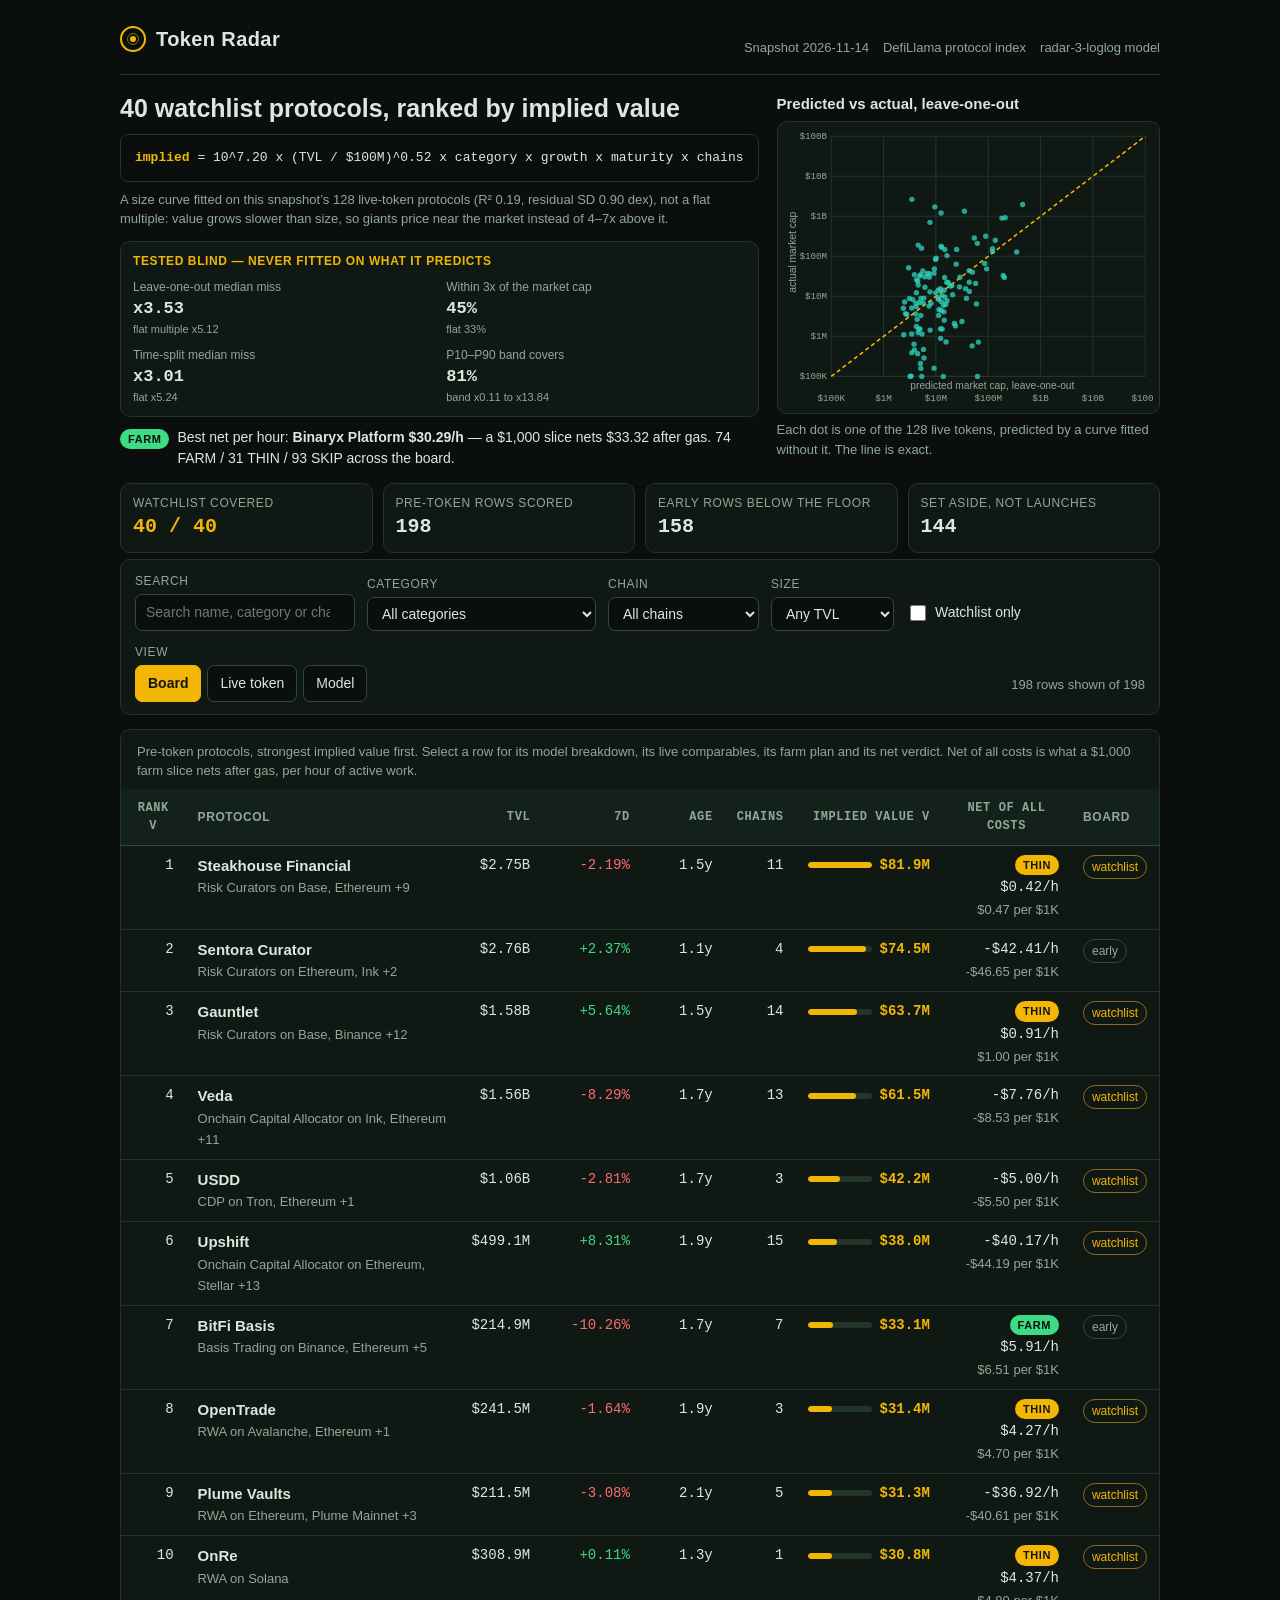
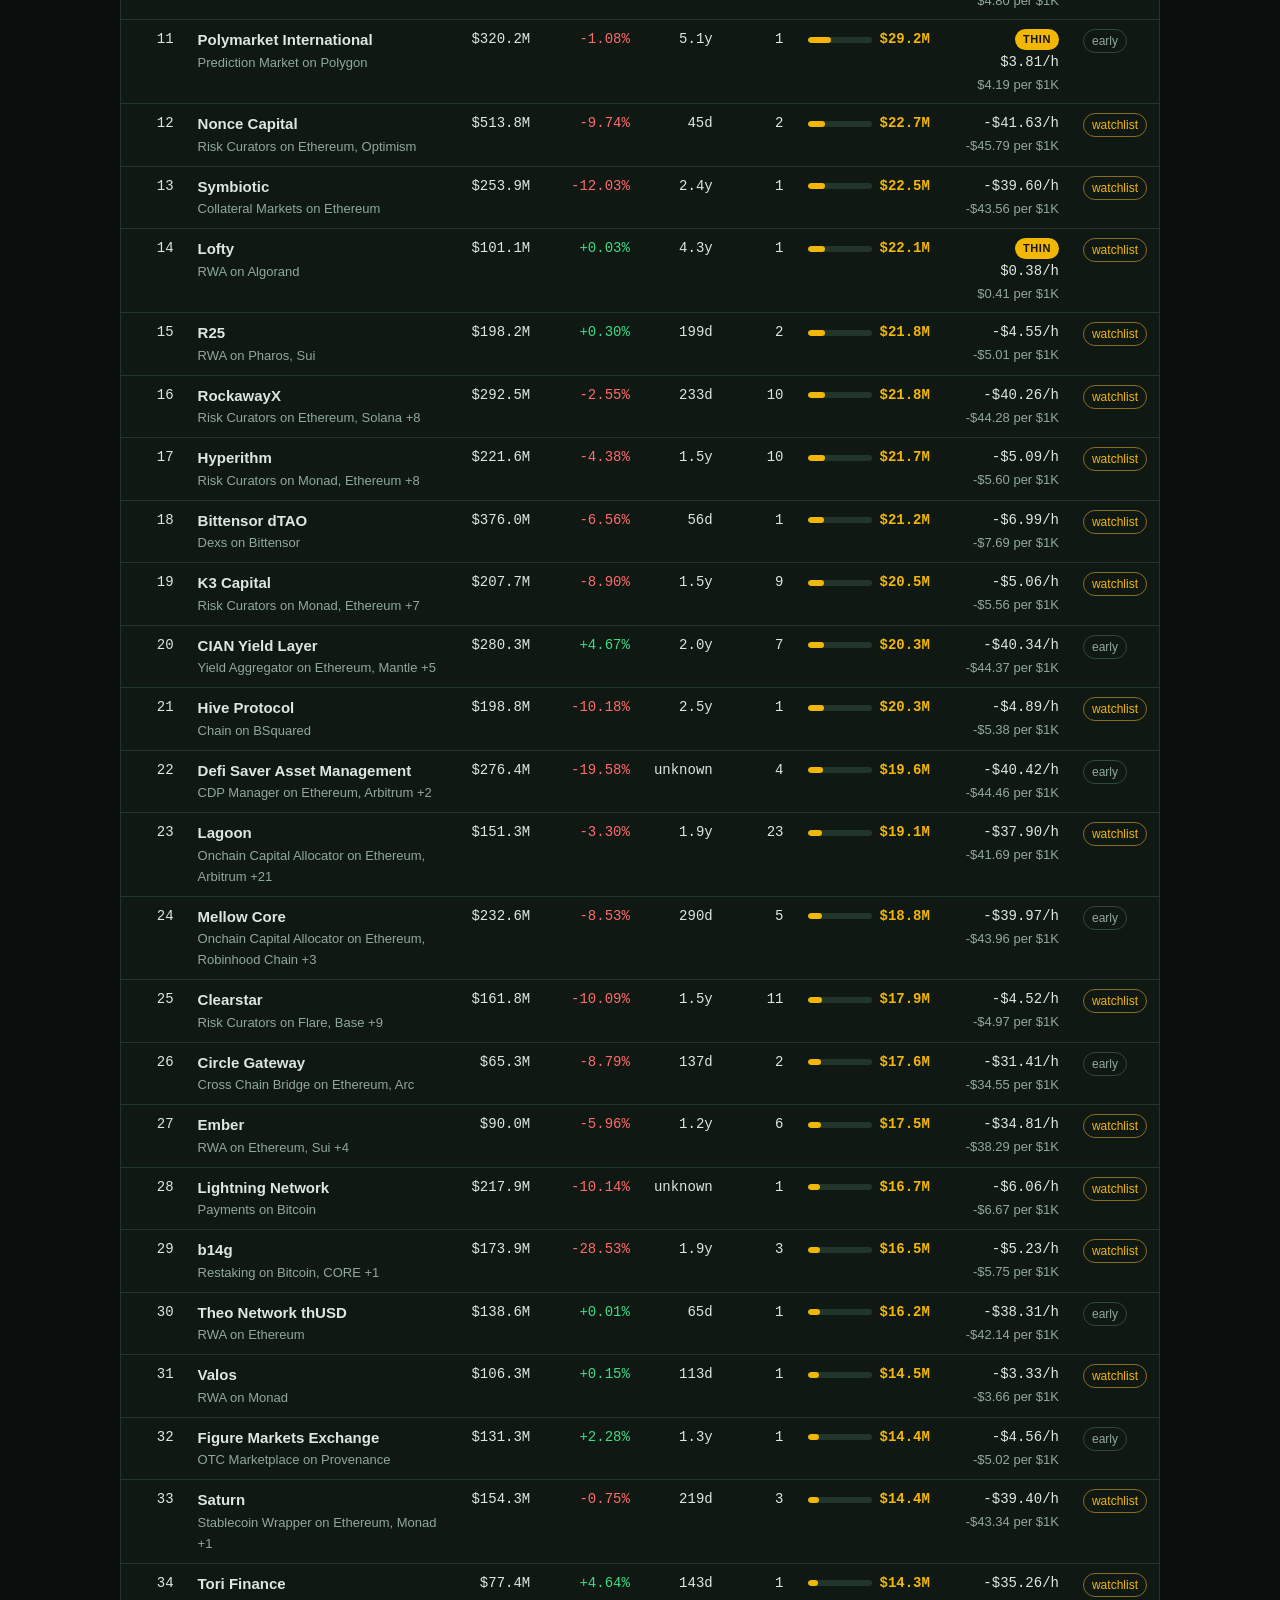
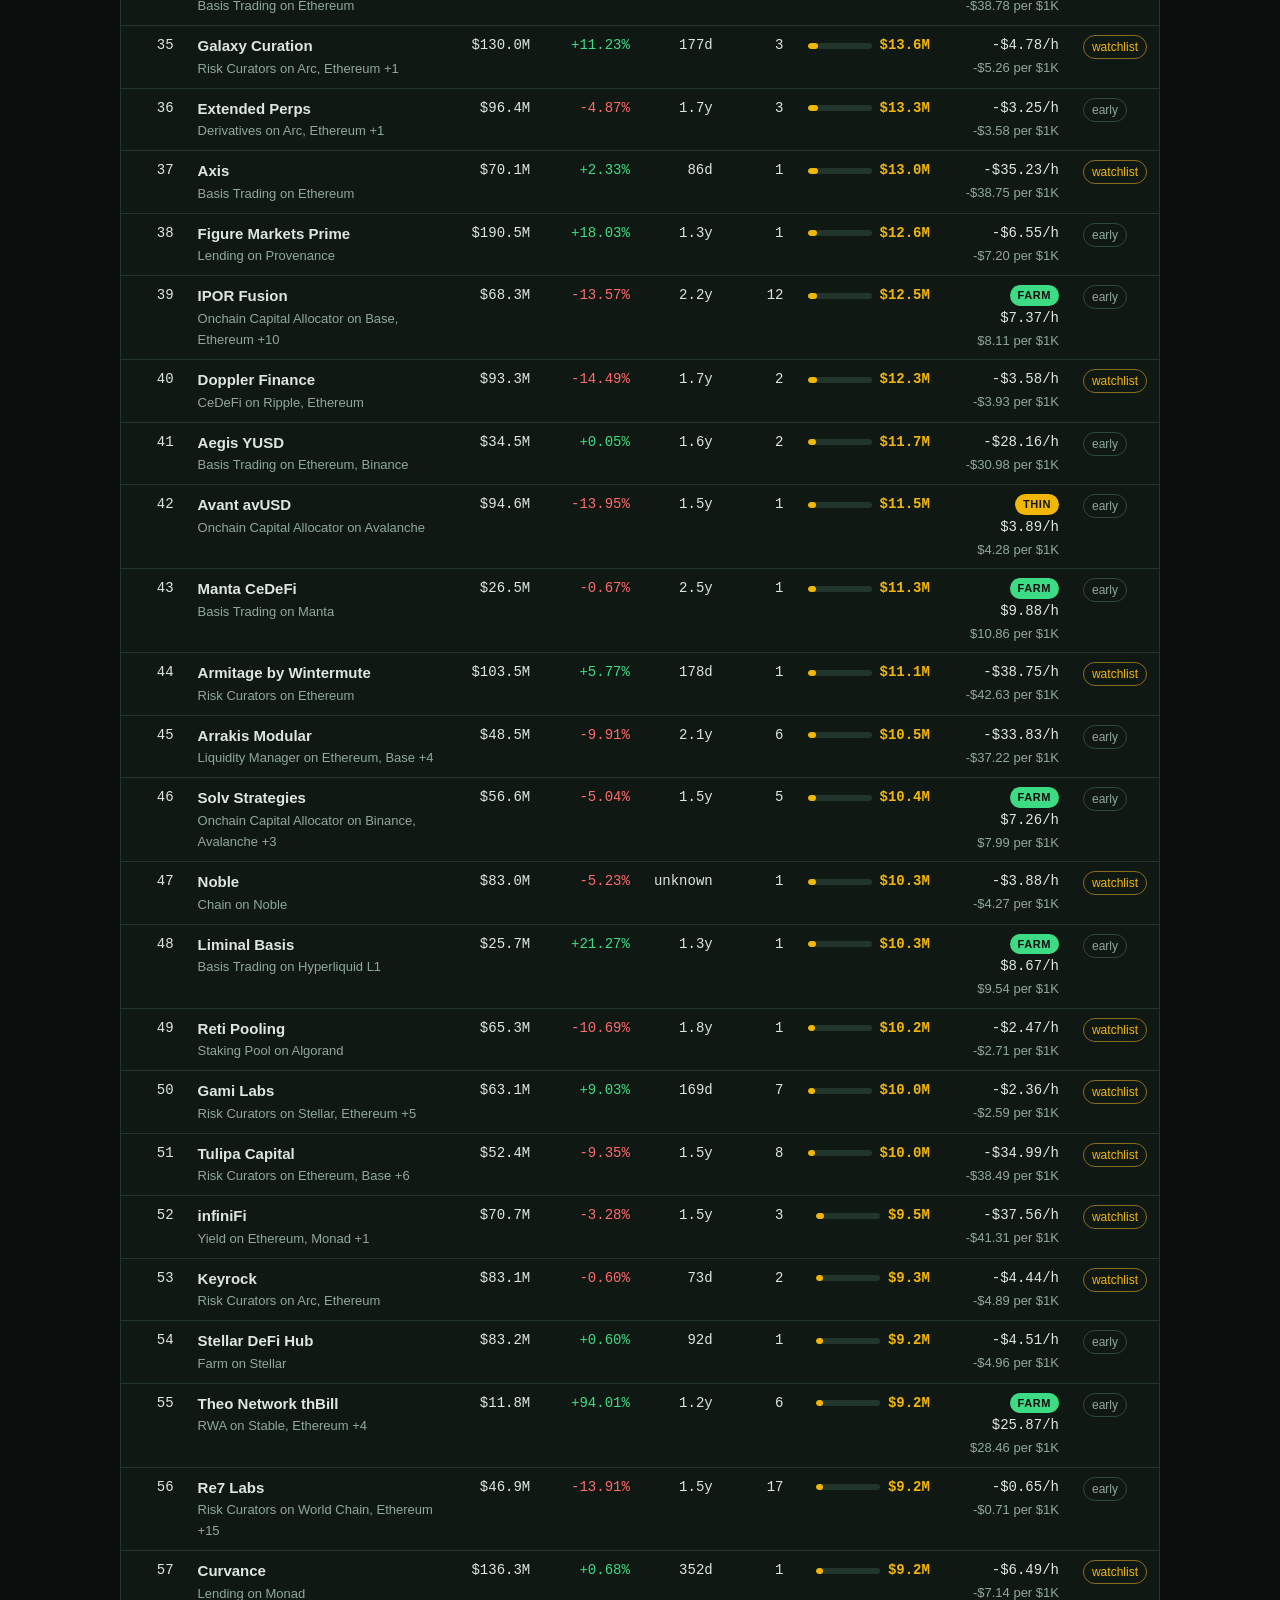
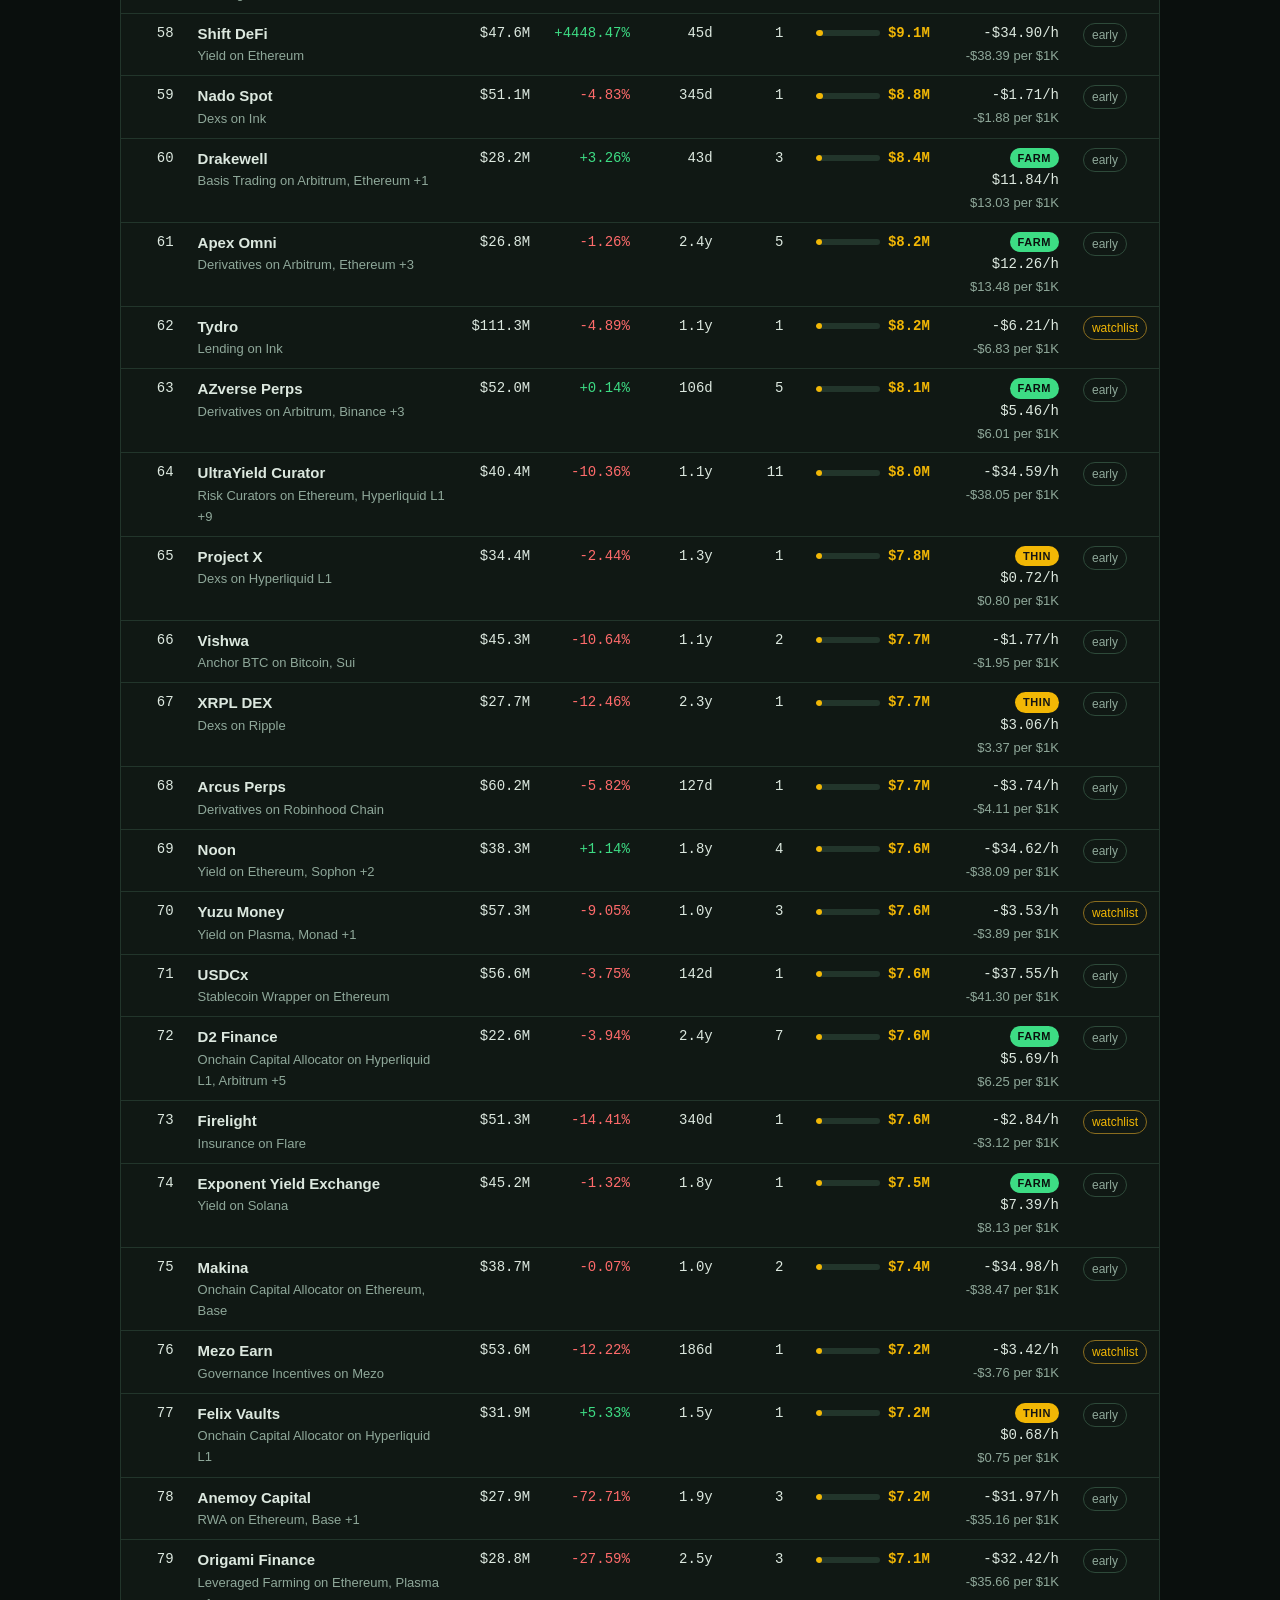
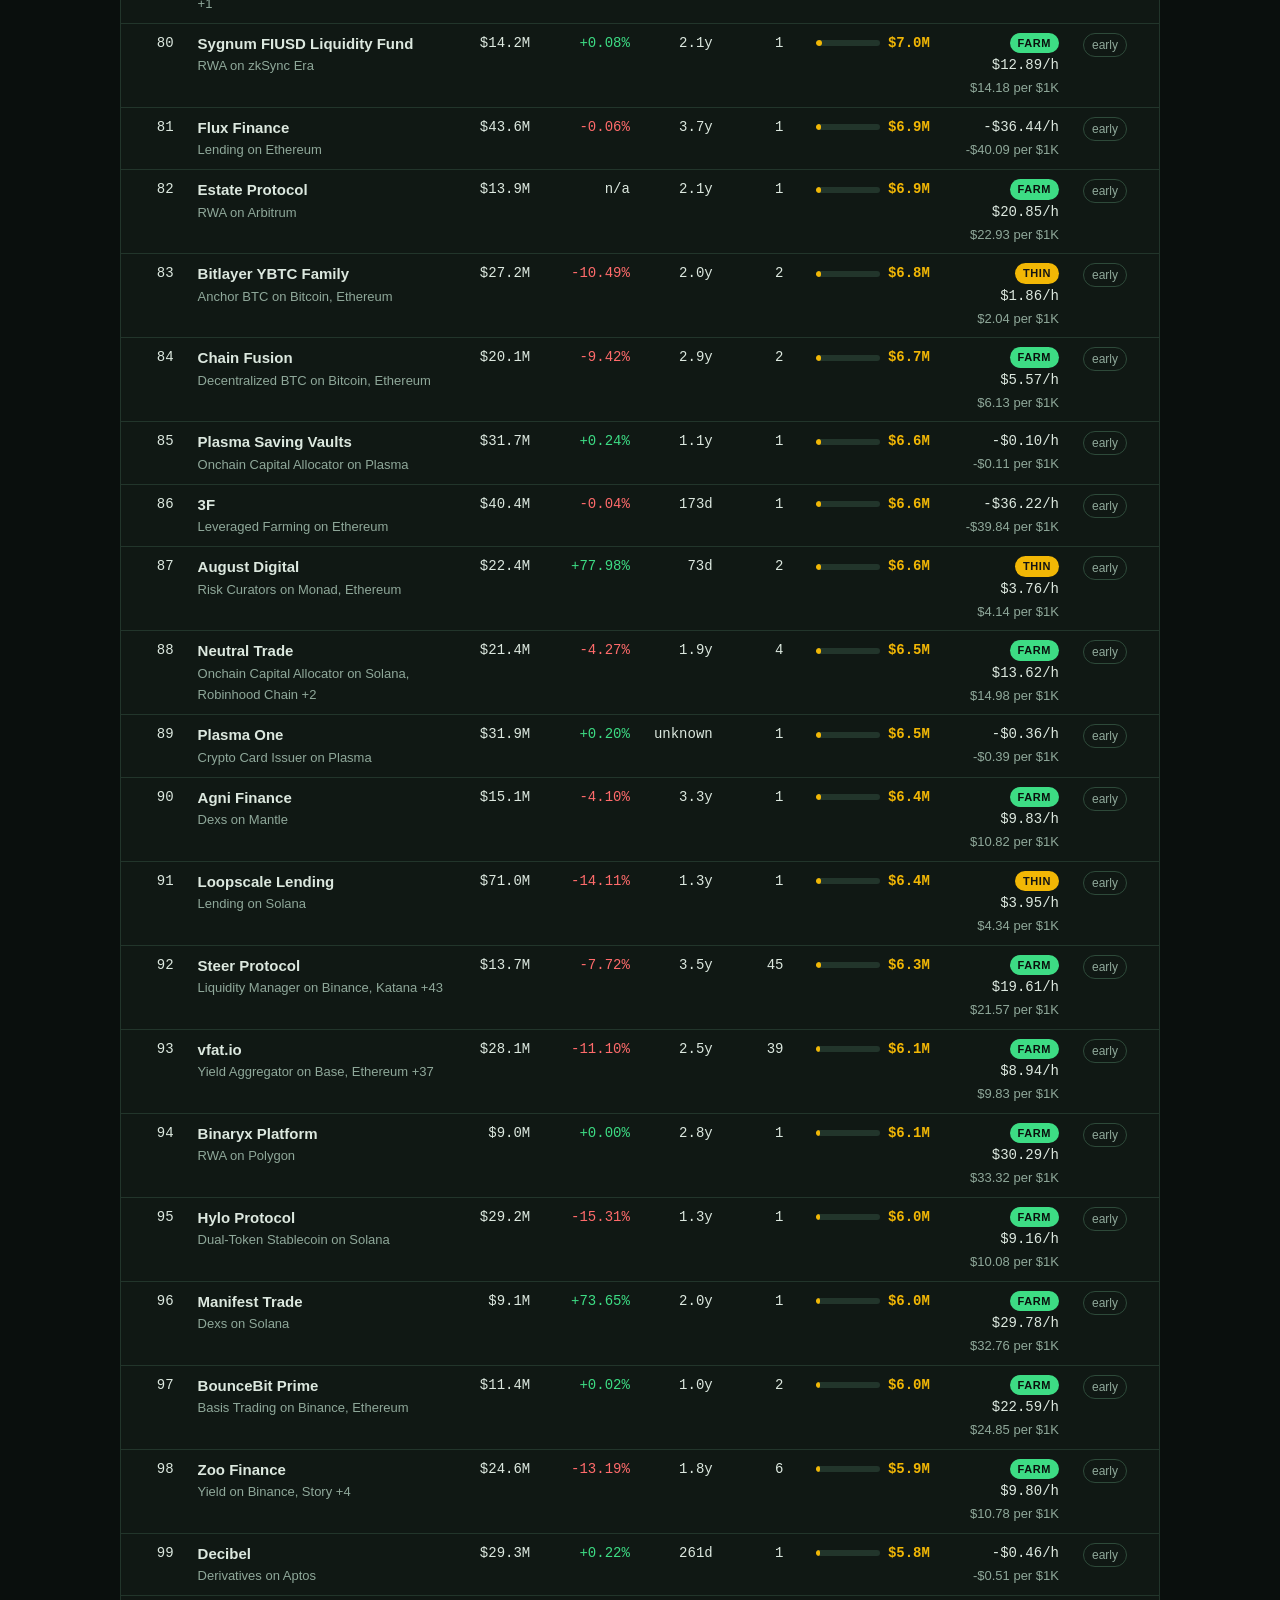
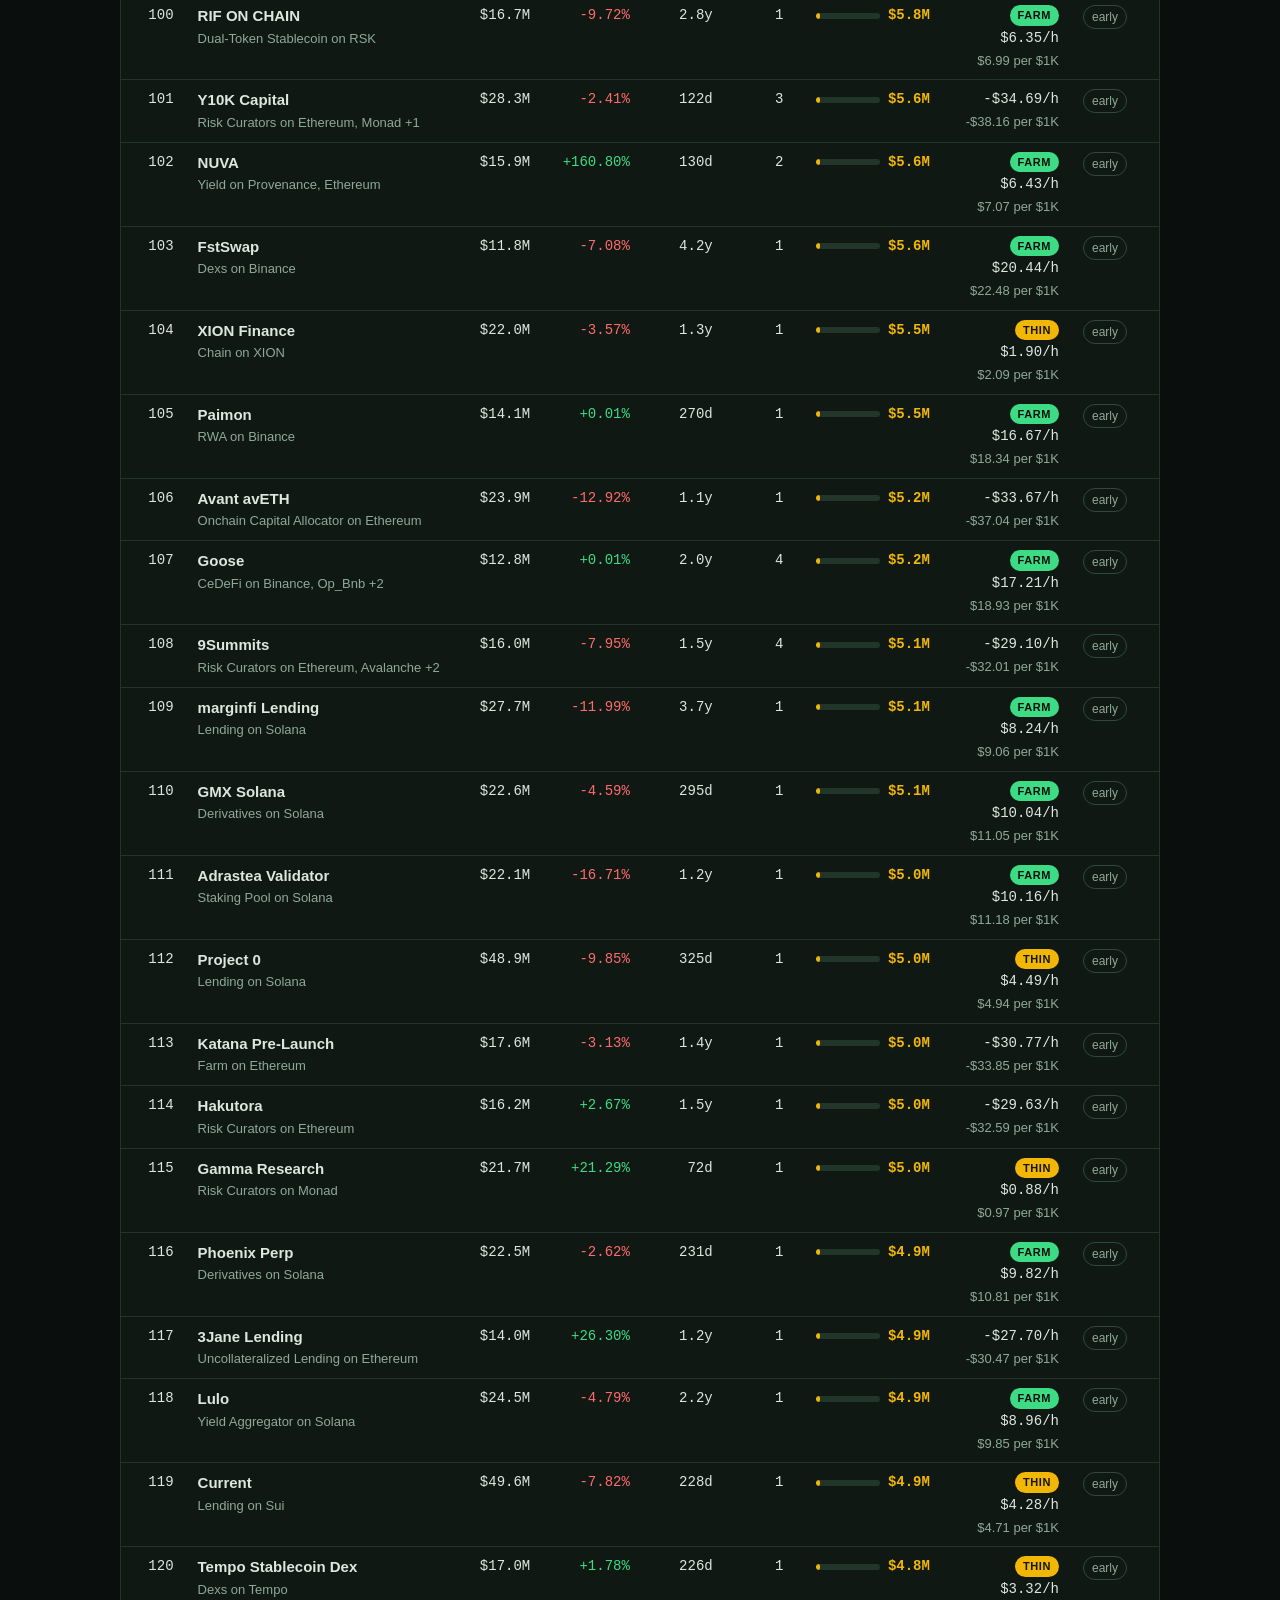
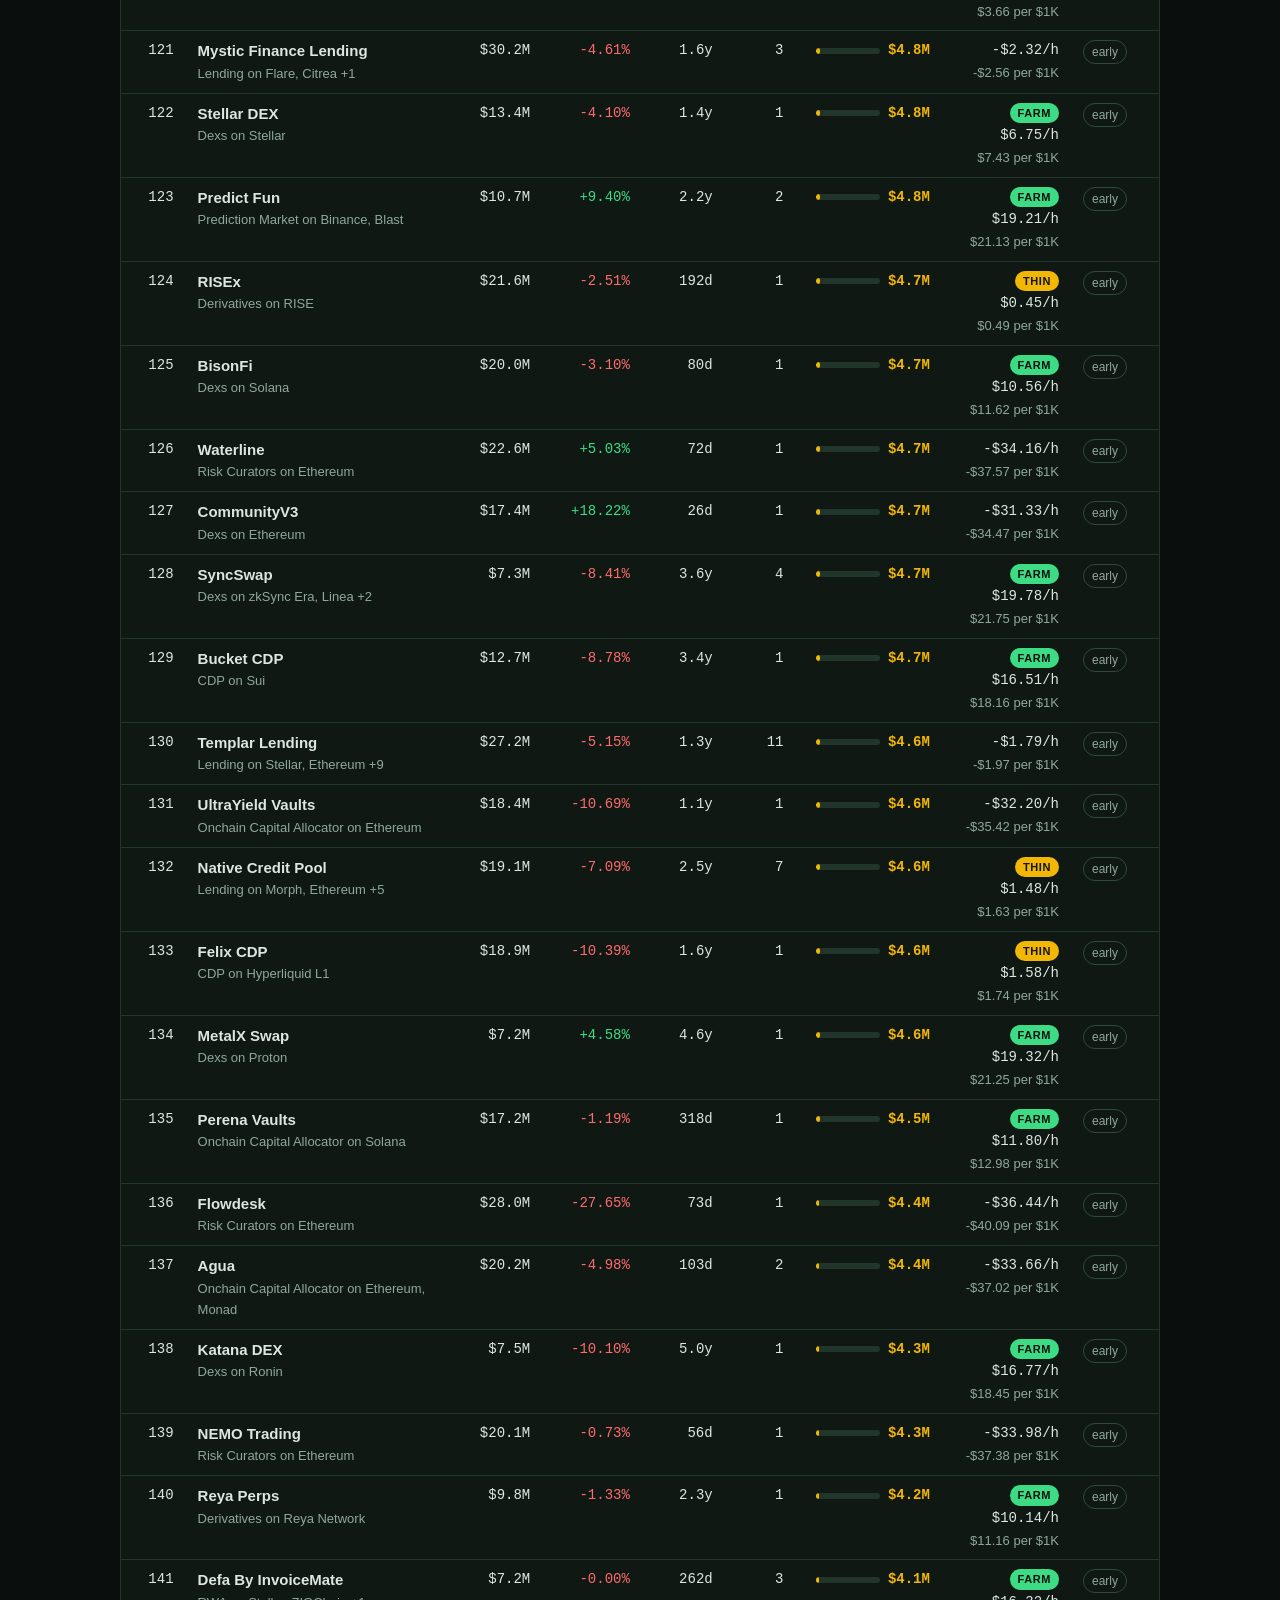
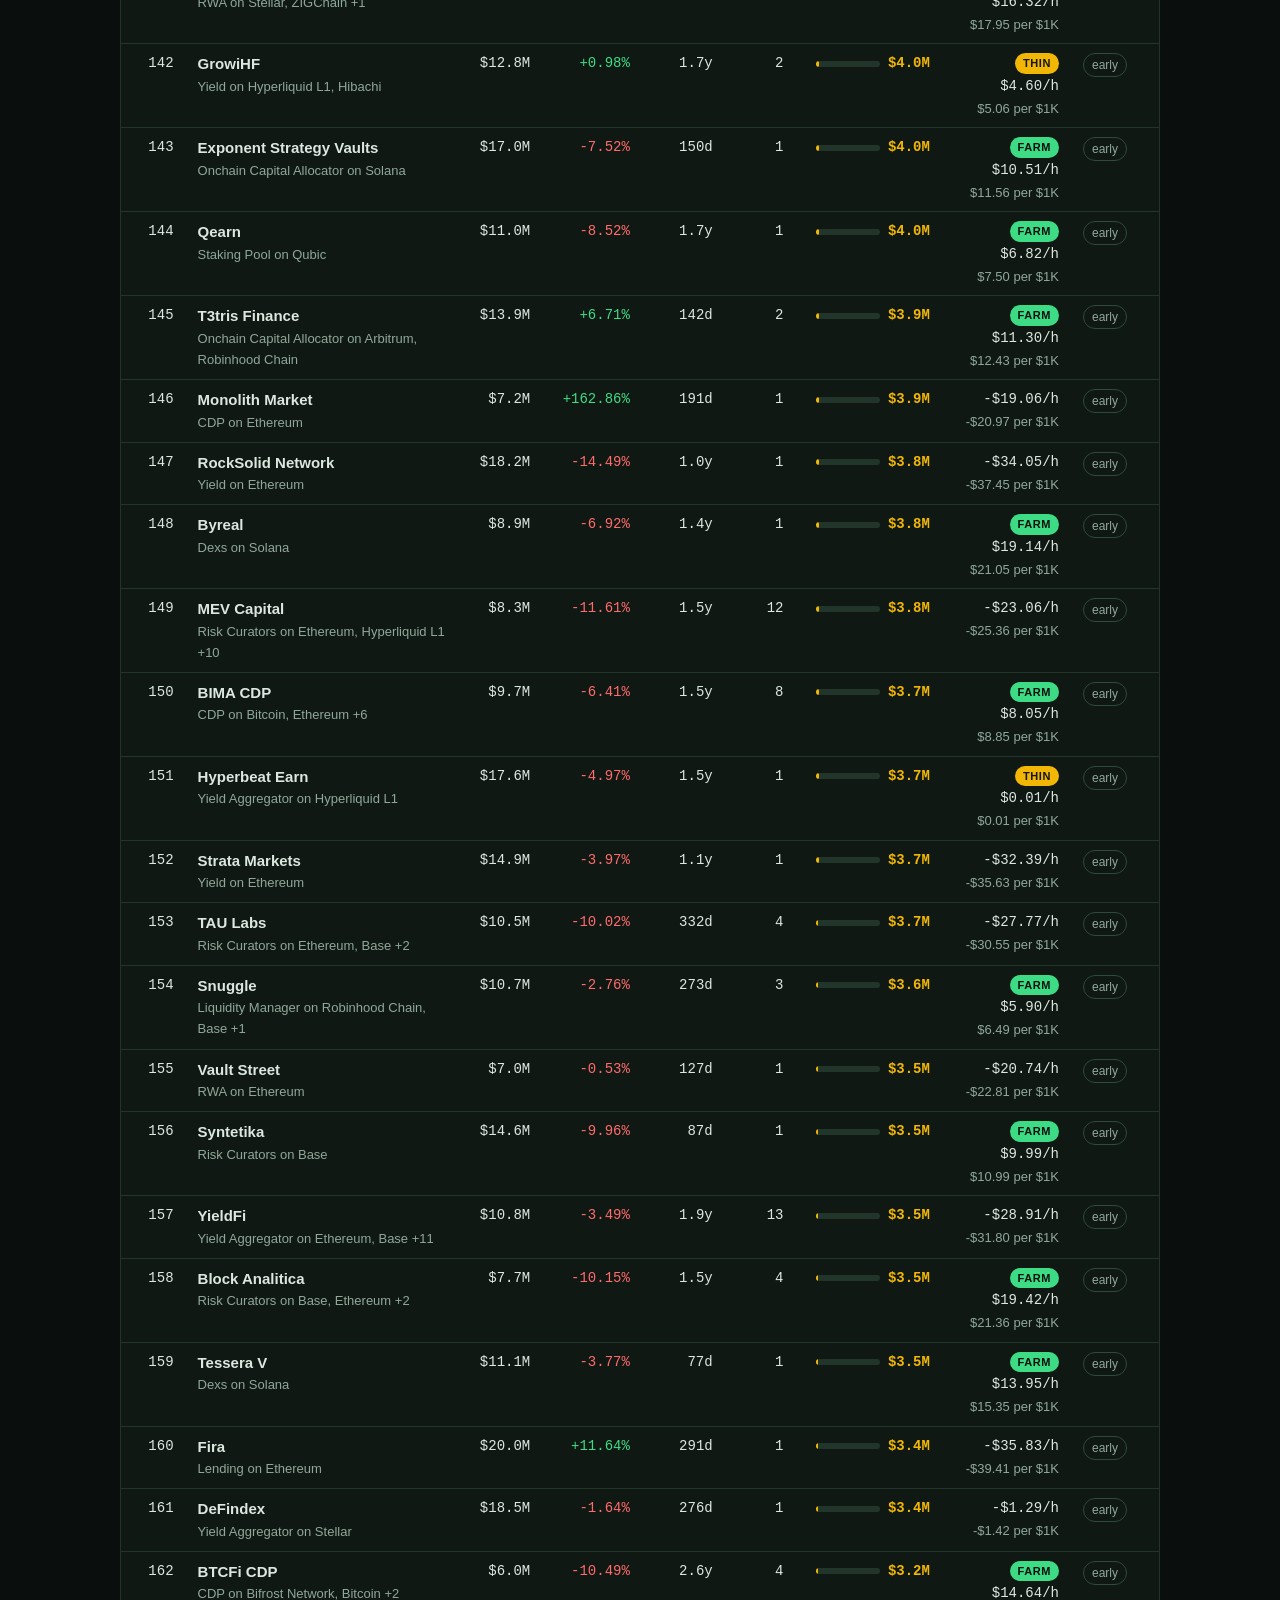
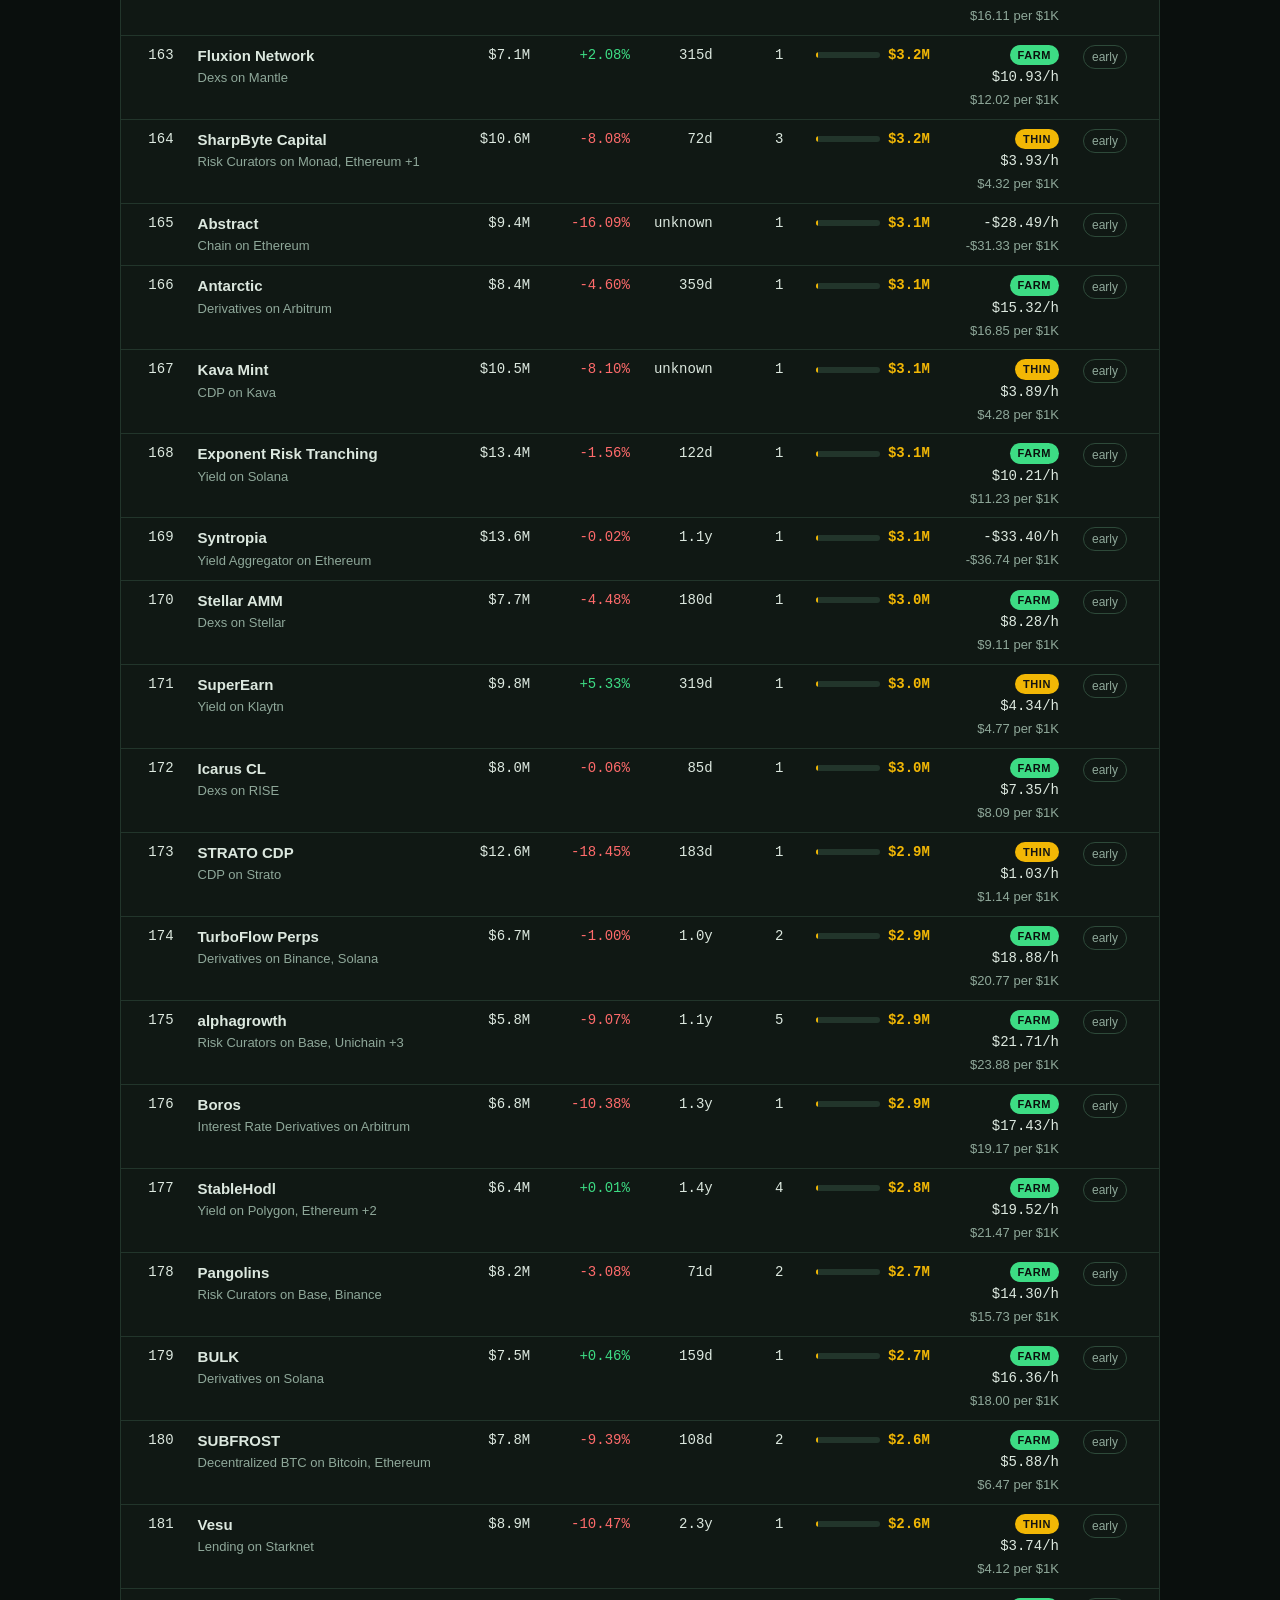
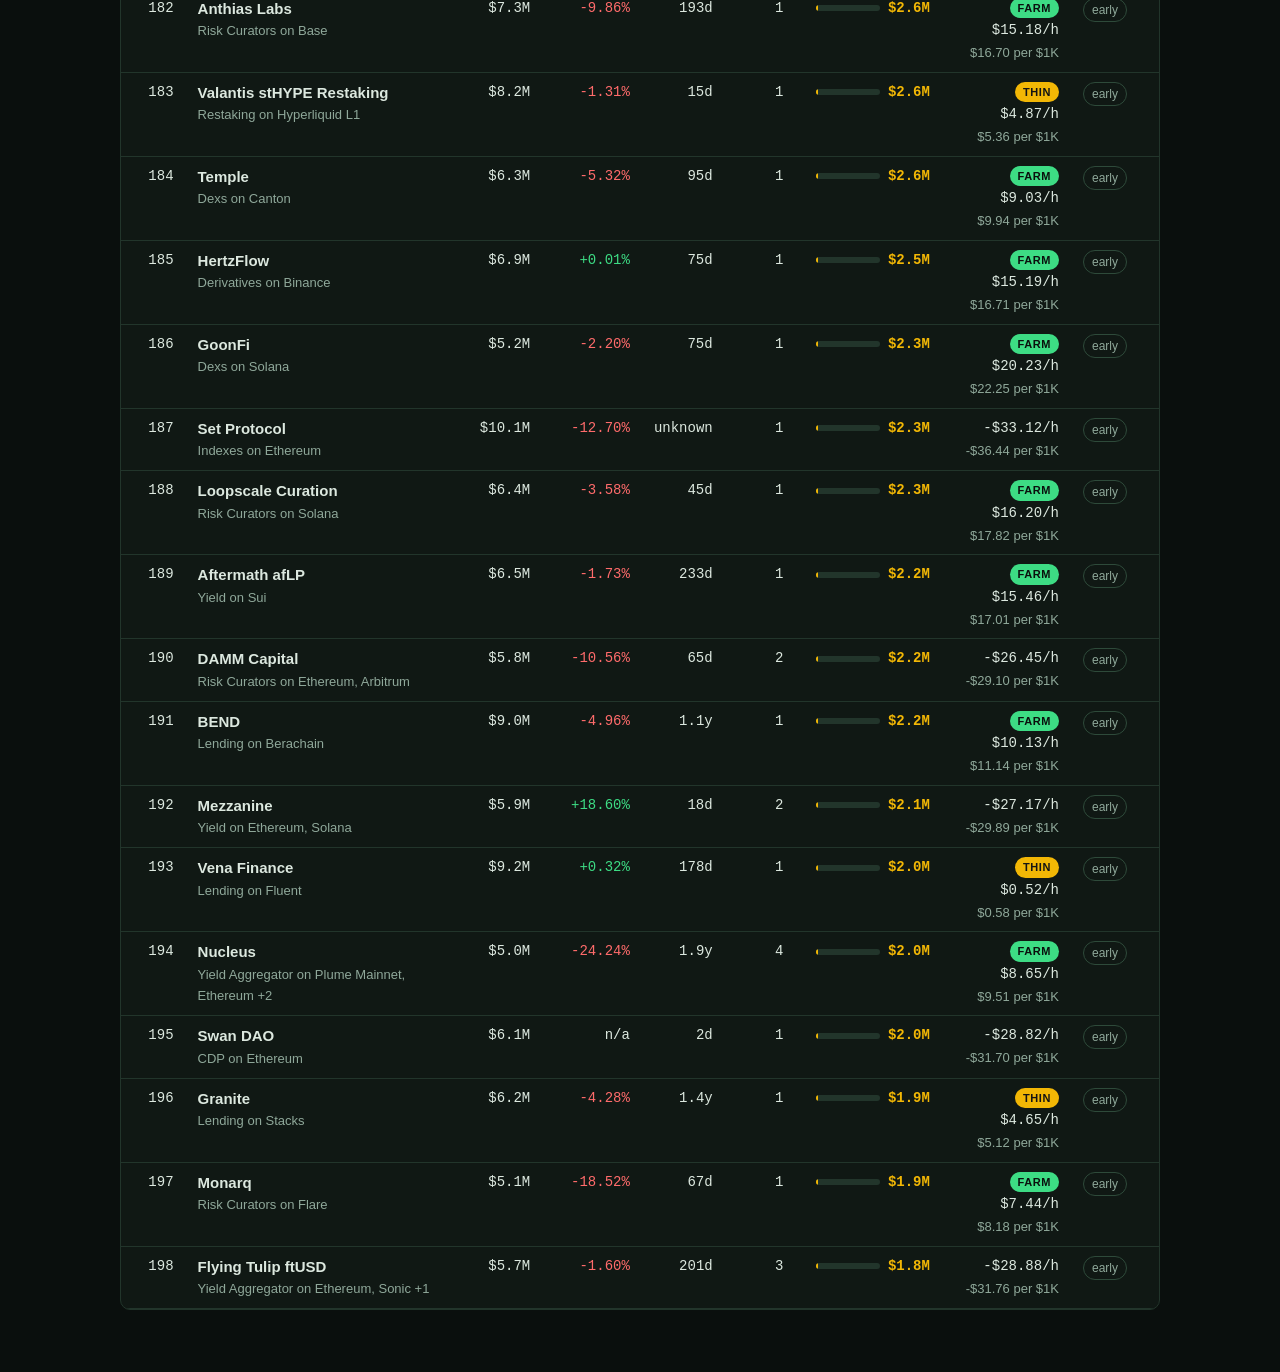
<file: radar-v2/dashboard/index.html>
<!doctype html>
<html lang="en">
<head>
<meta charset="utf-8">
<meta name="viewport" content="width=device-width, initial-scale=1">
<title>Token Radar: pre-token protocols ranked by implied value</title>
<link rel="stylesheet" href="app.css">
</head>
<body>
<a class="skip" href="#board">Skip to the board</a>
<main id="board" tabindex="-1" aria-busy="true"></main>
<noscript><p class="noscript">Token Radar needs JavaScript: the board, the filters and the detail views all run in this page, with no network.</p></noscript>
<script src="../data.js"></script>
<script src="app.js"></script>
</body>
</html>
</file>
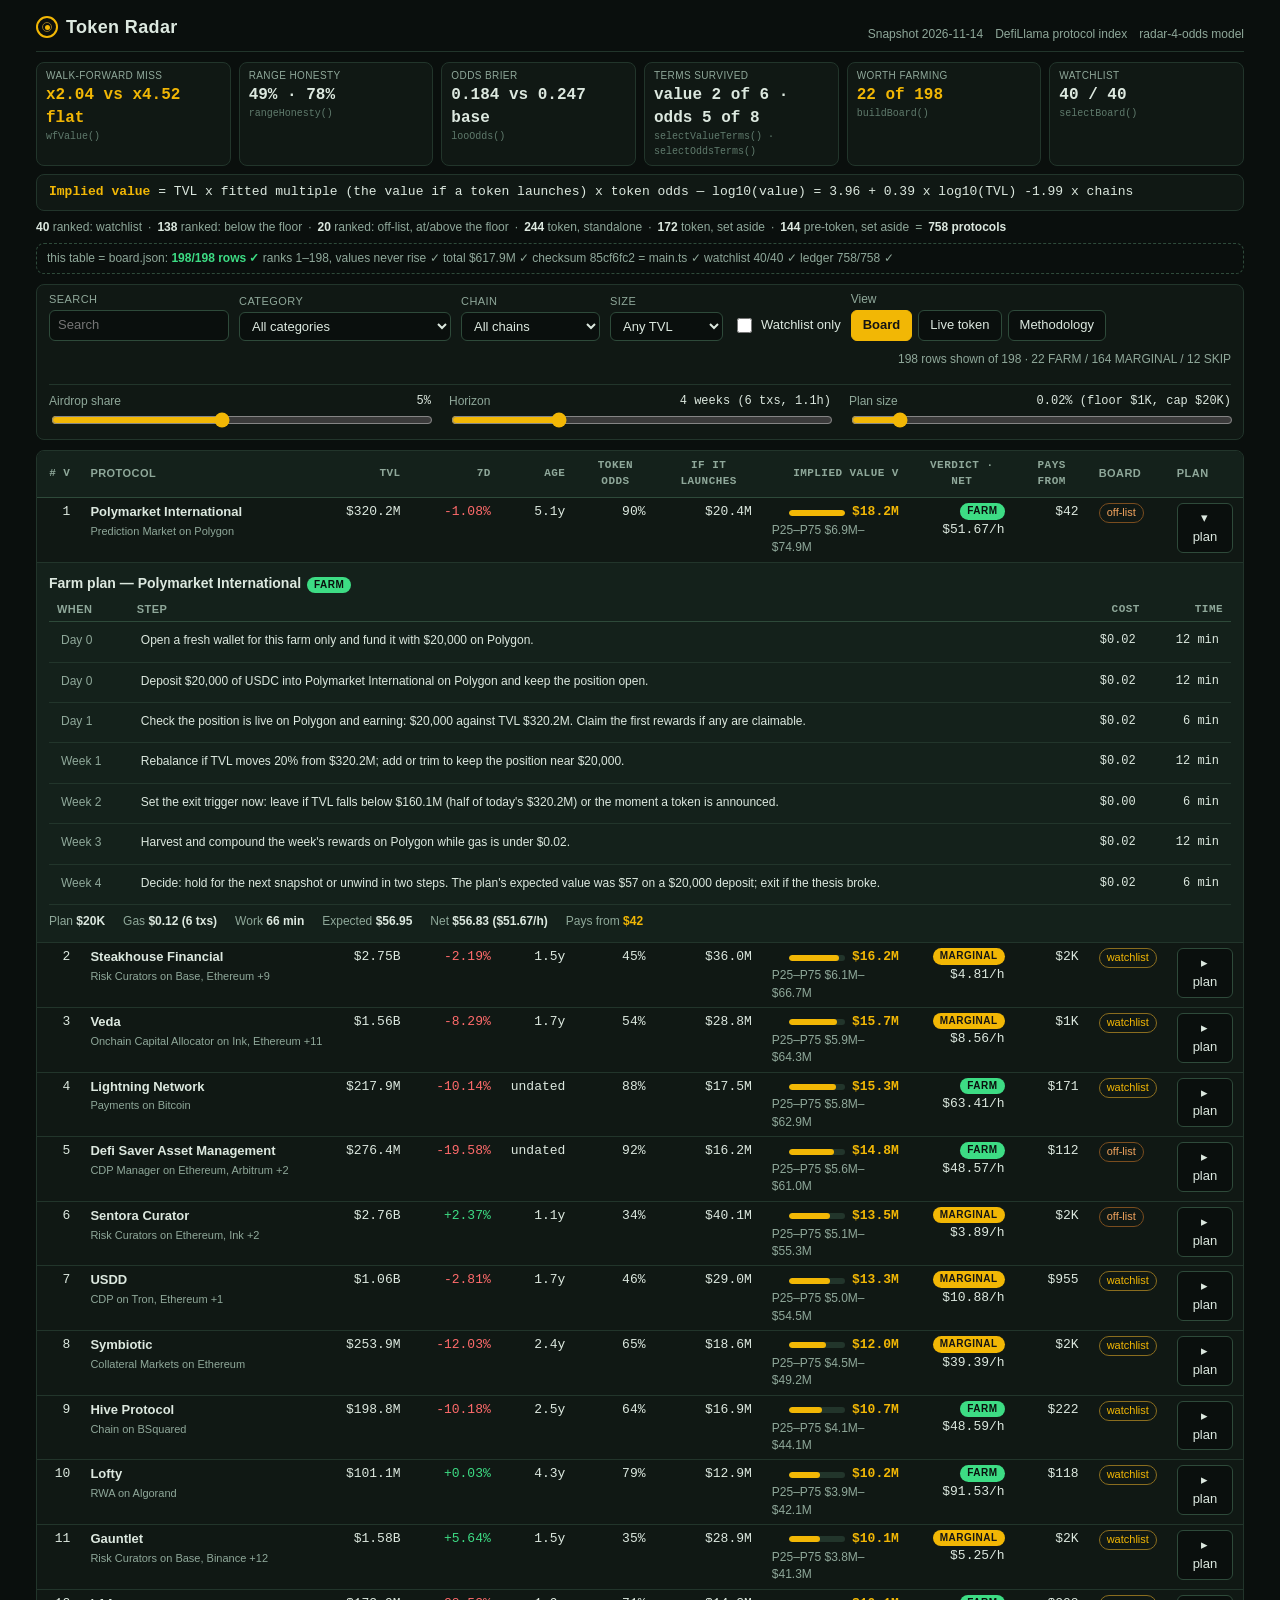
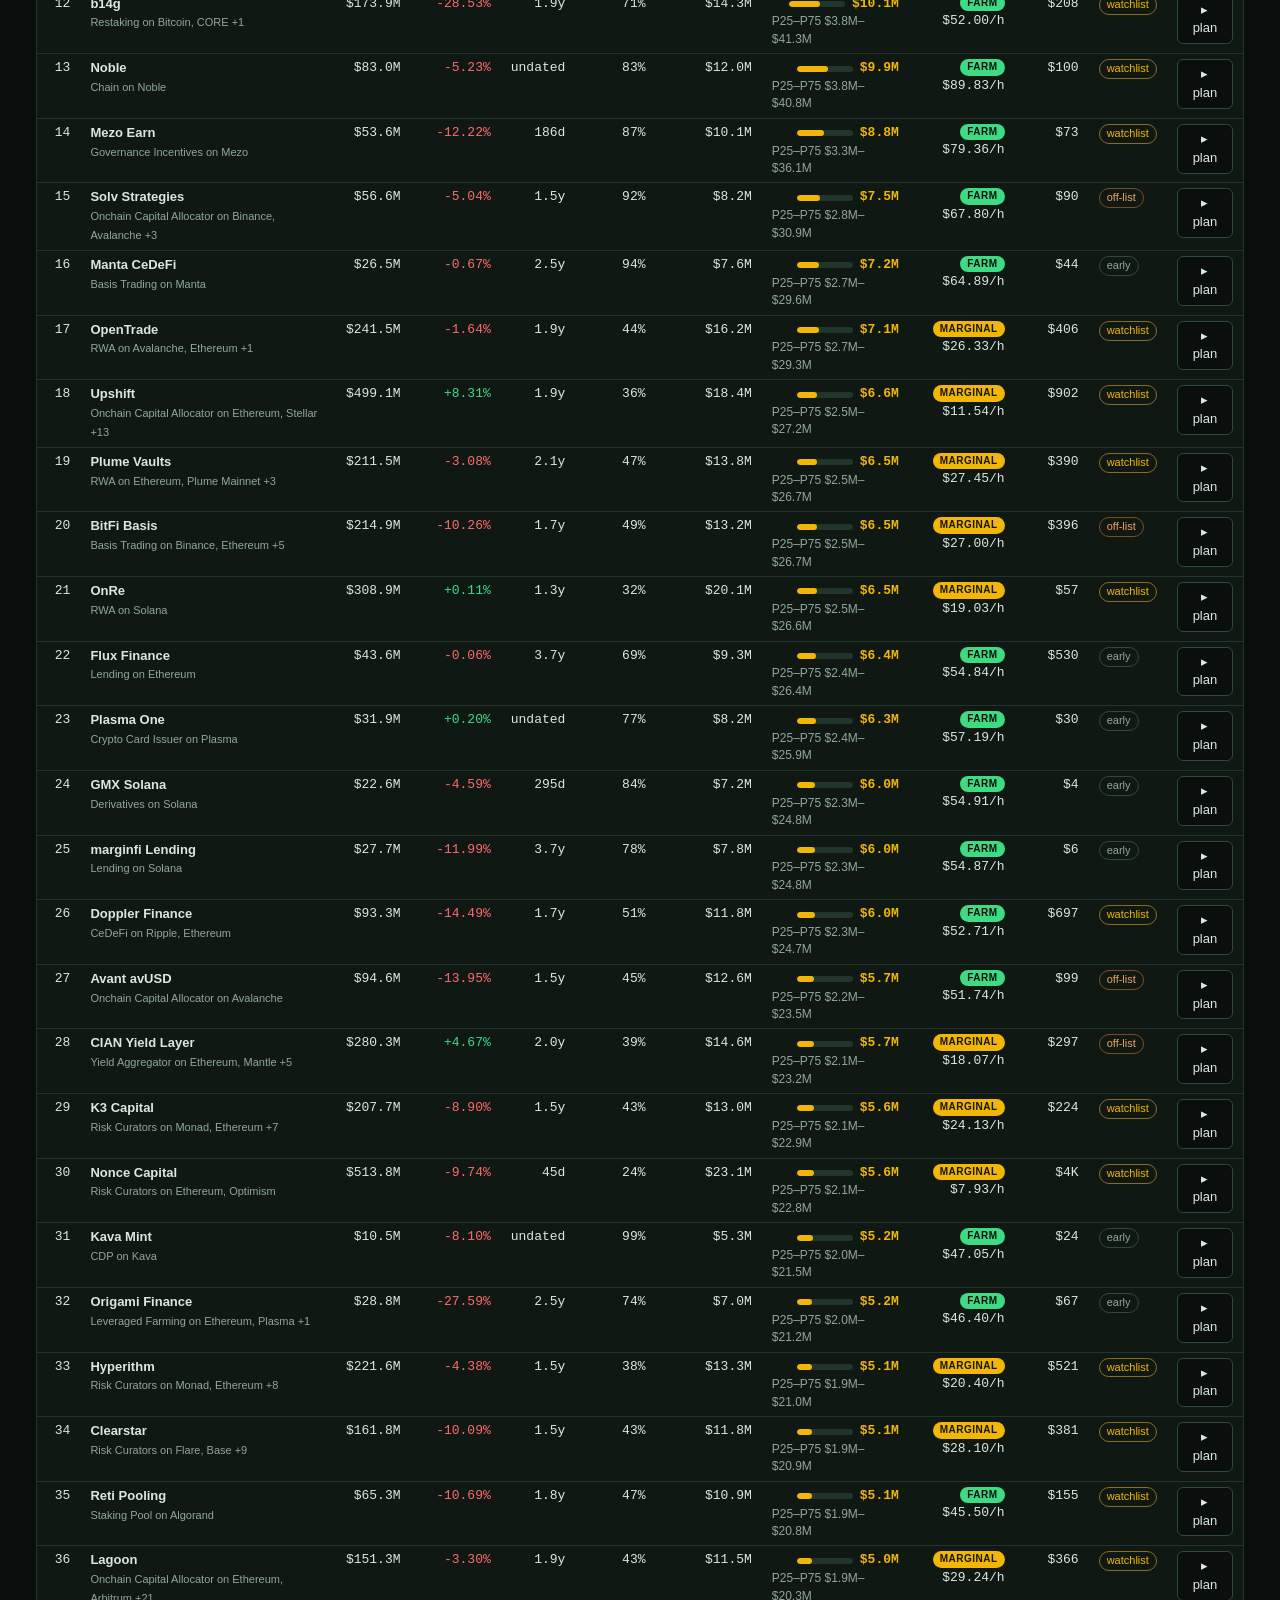
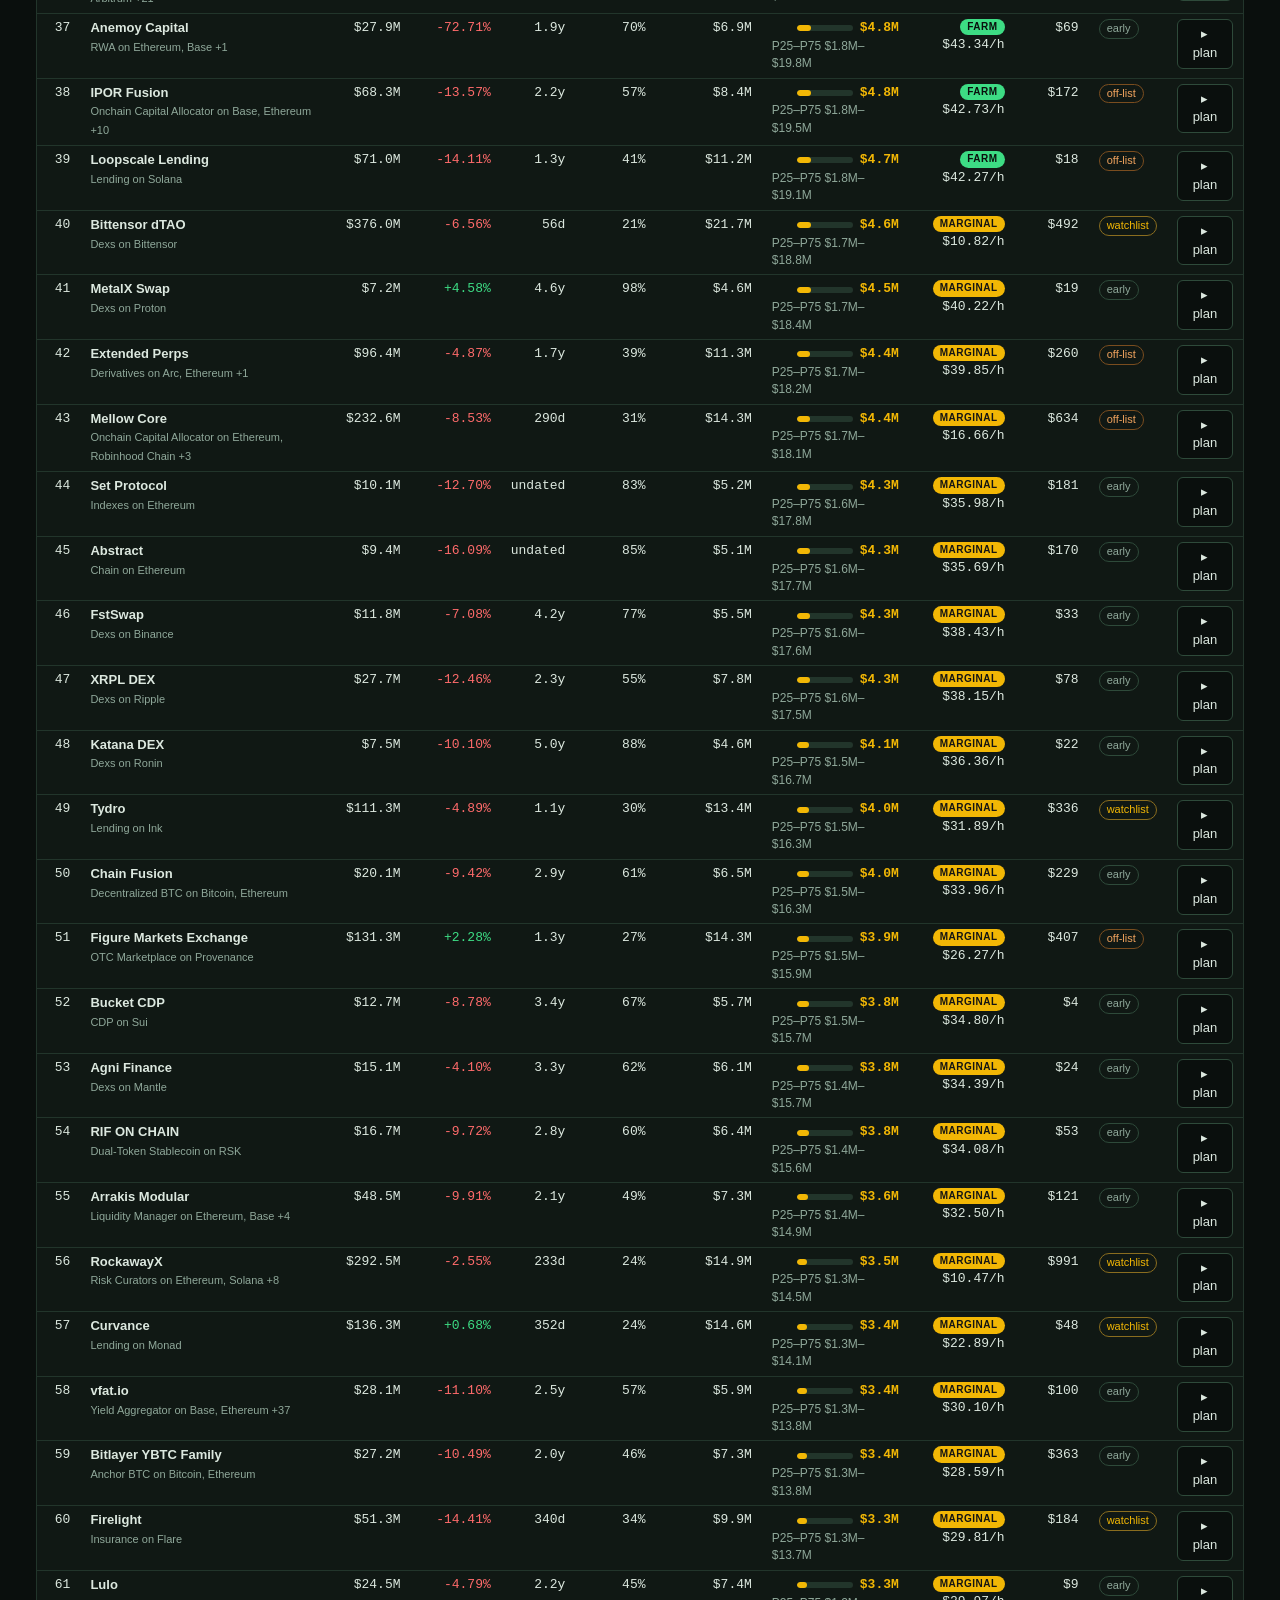
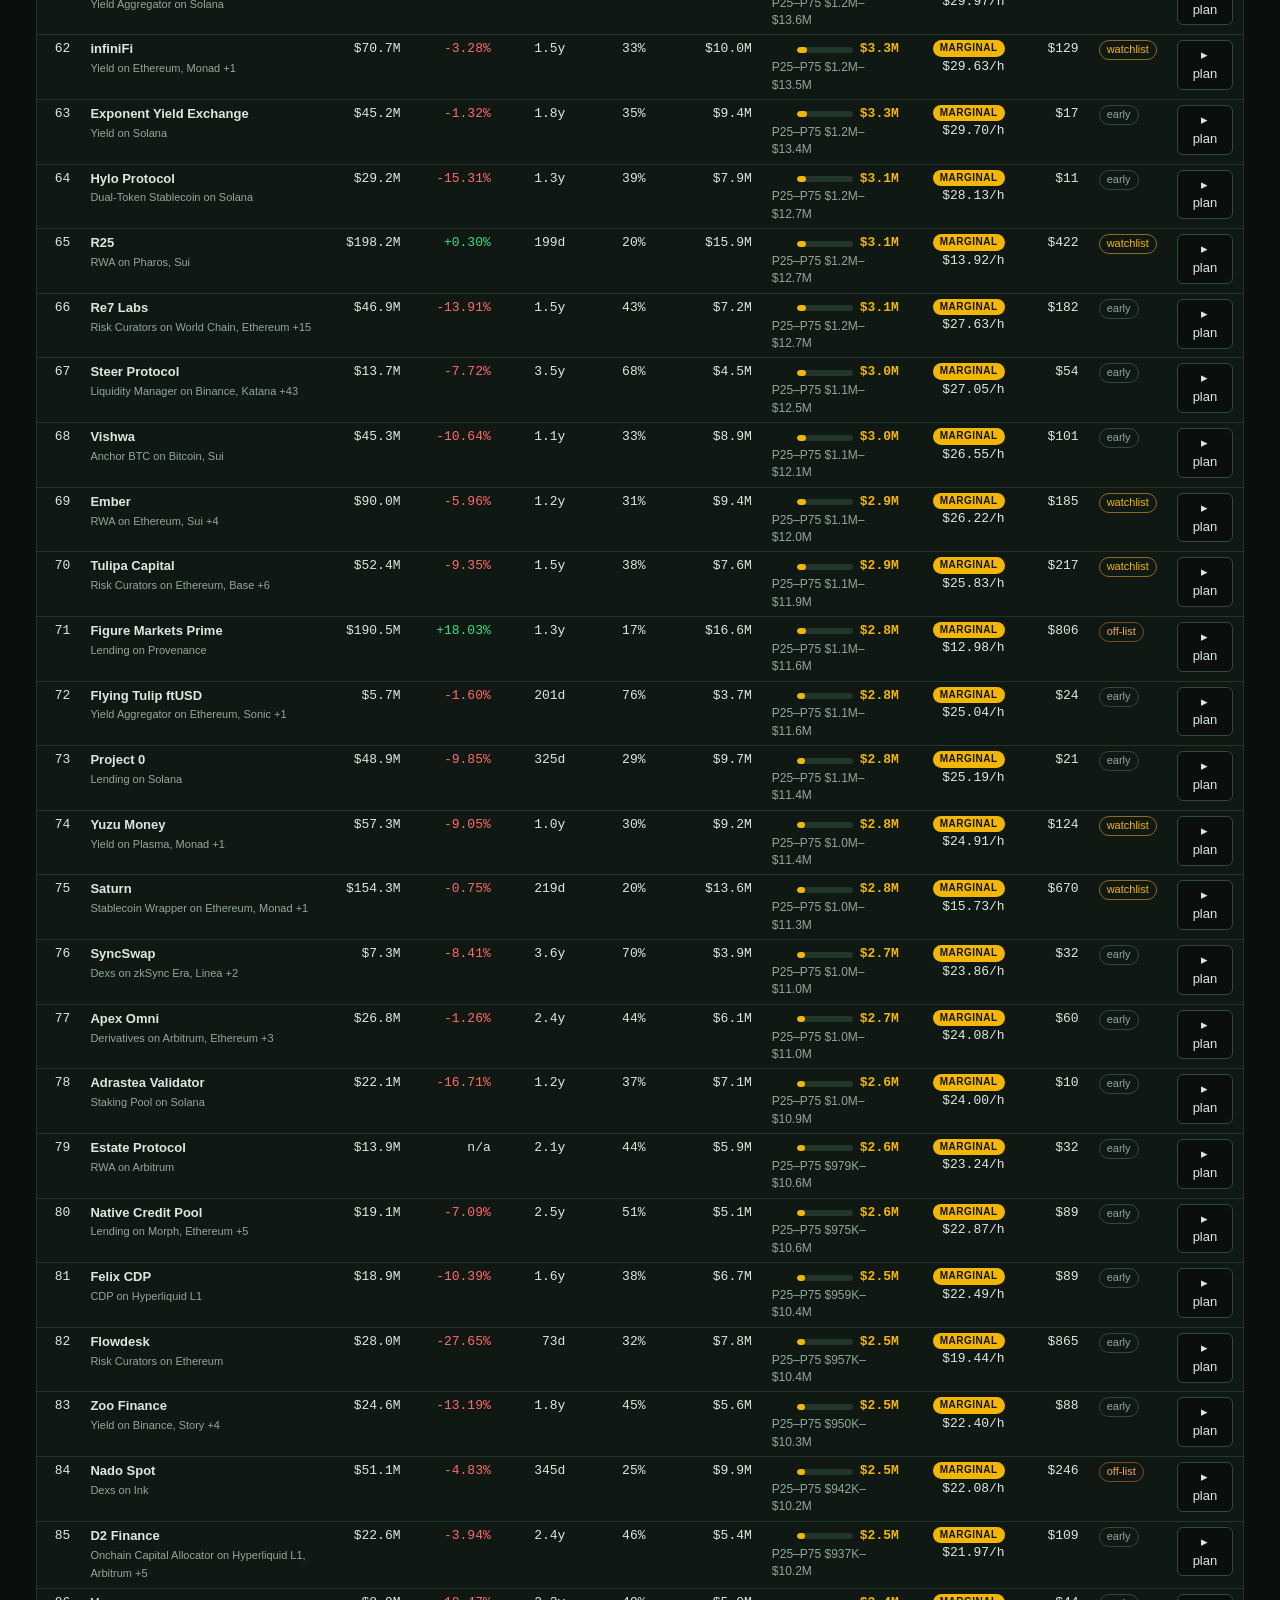
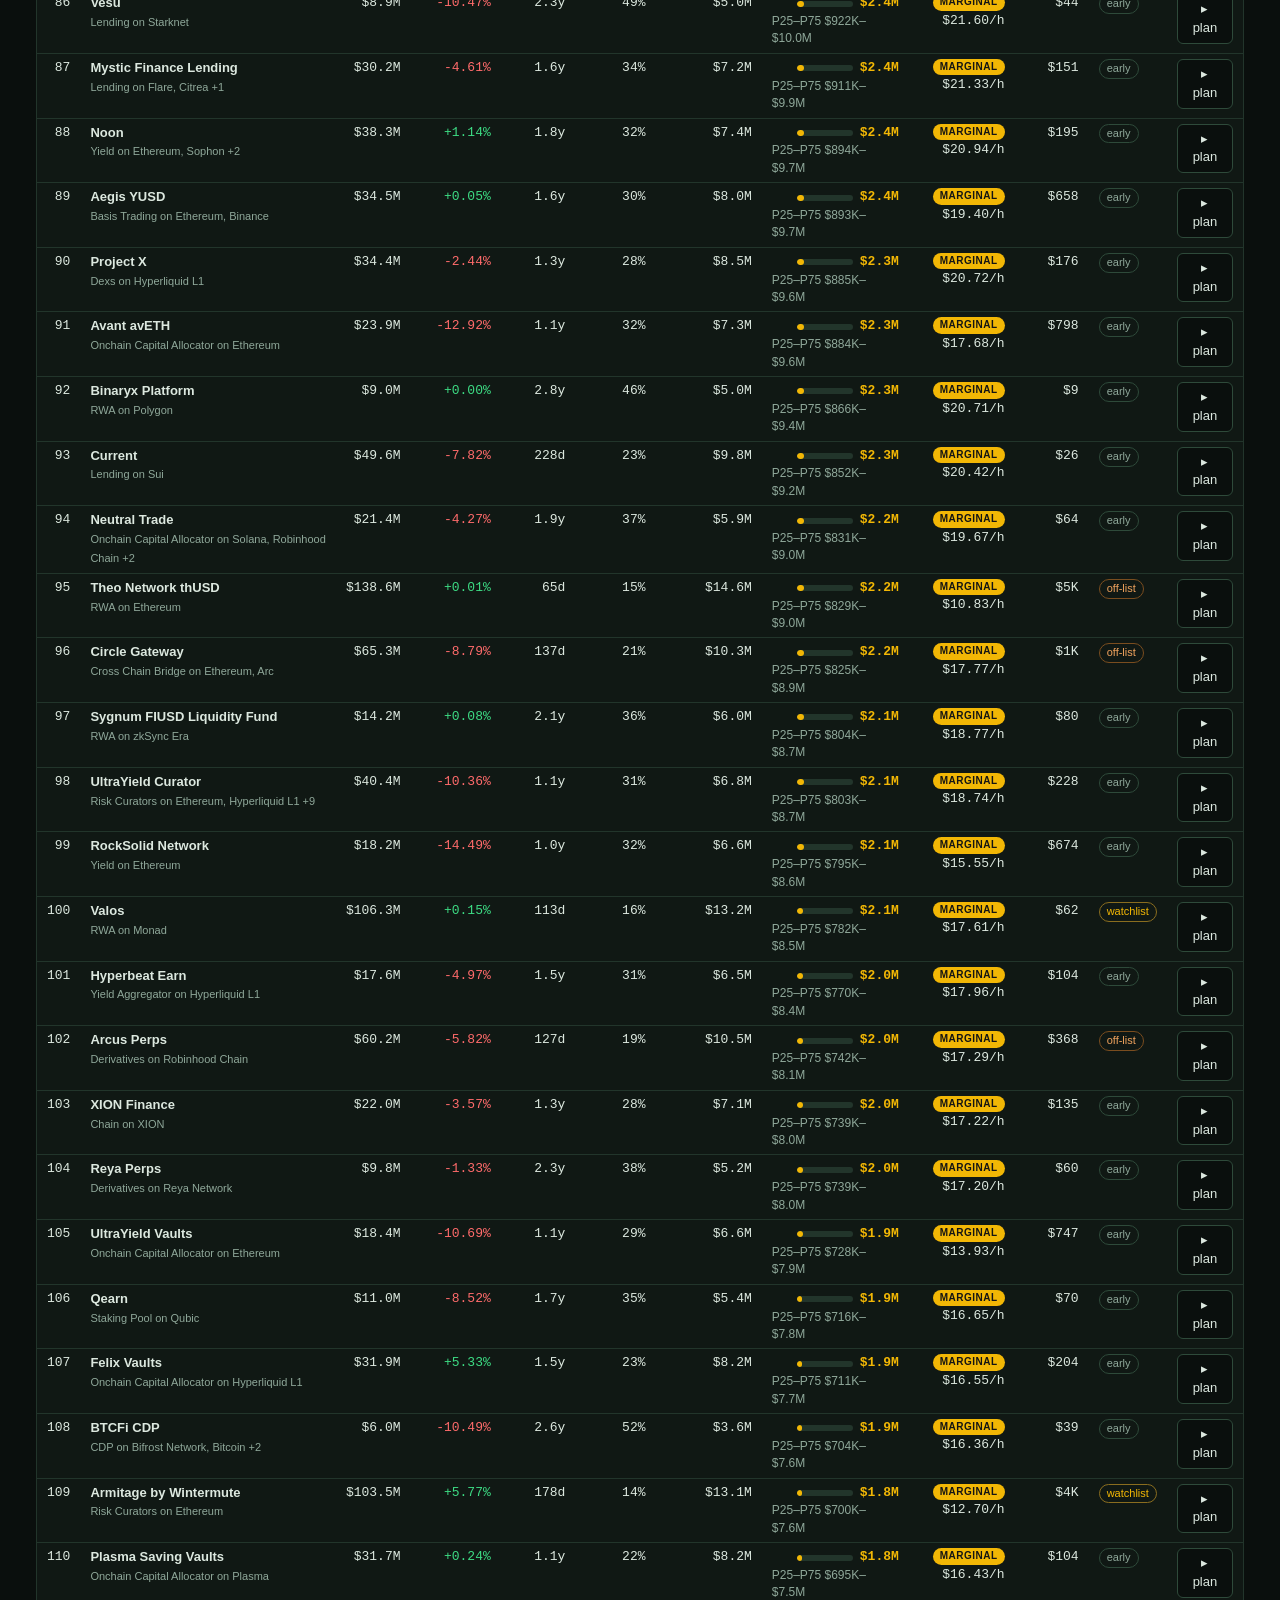
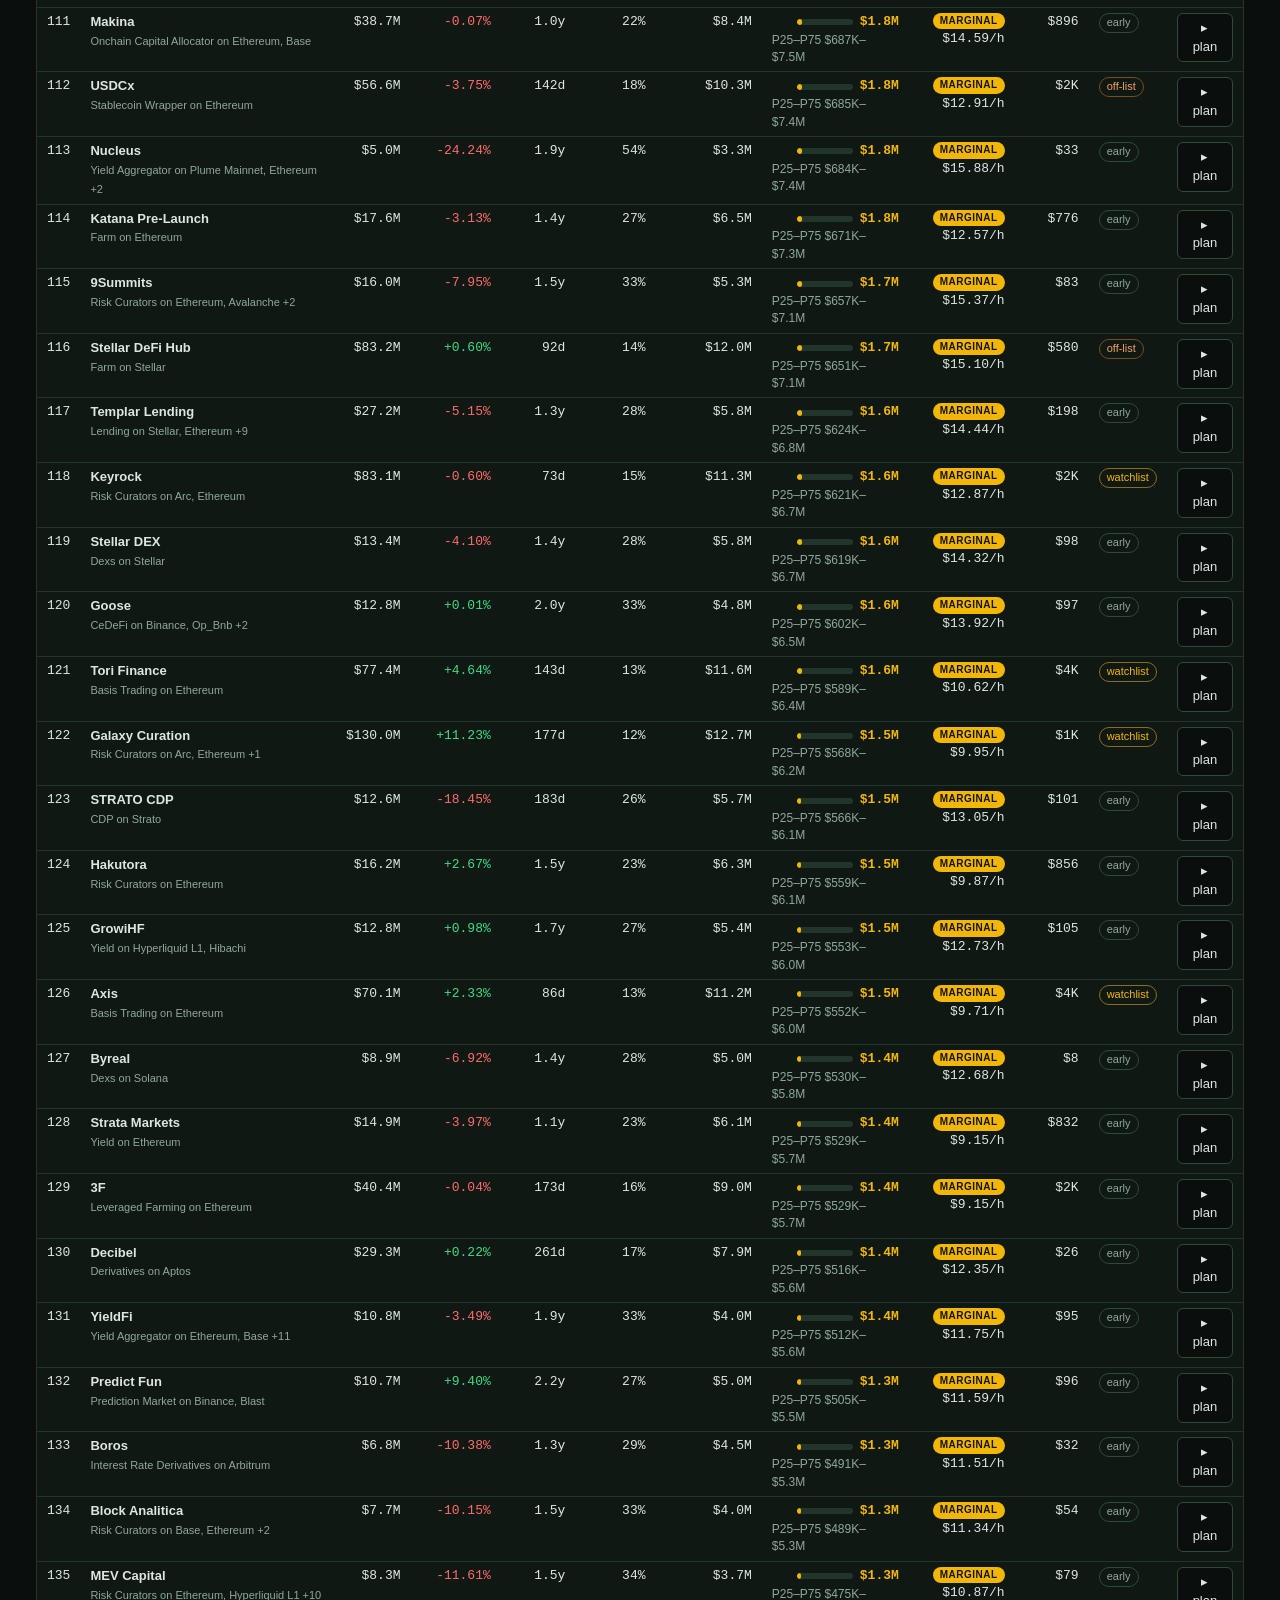
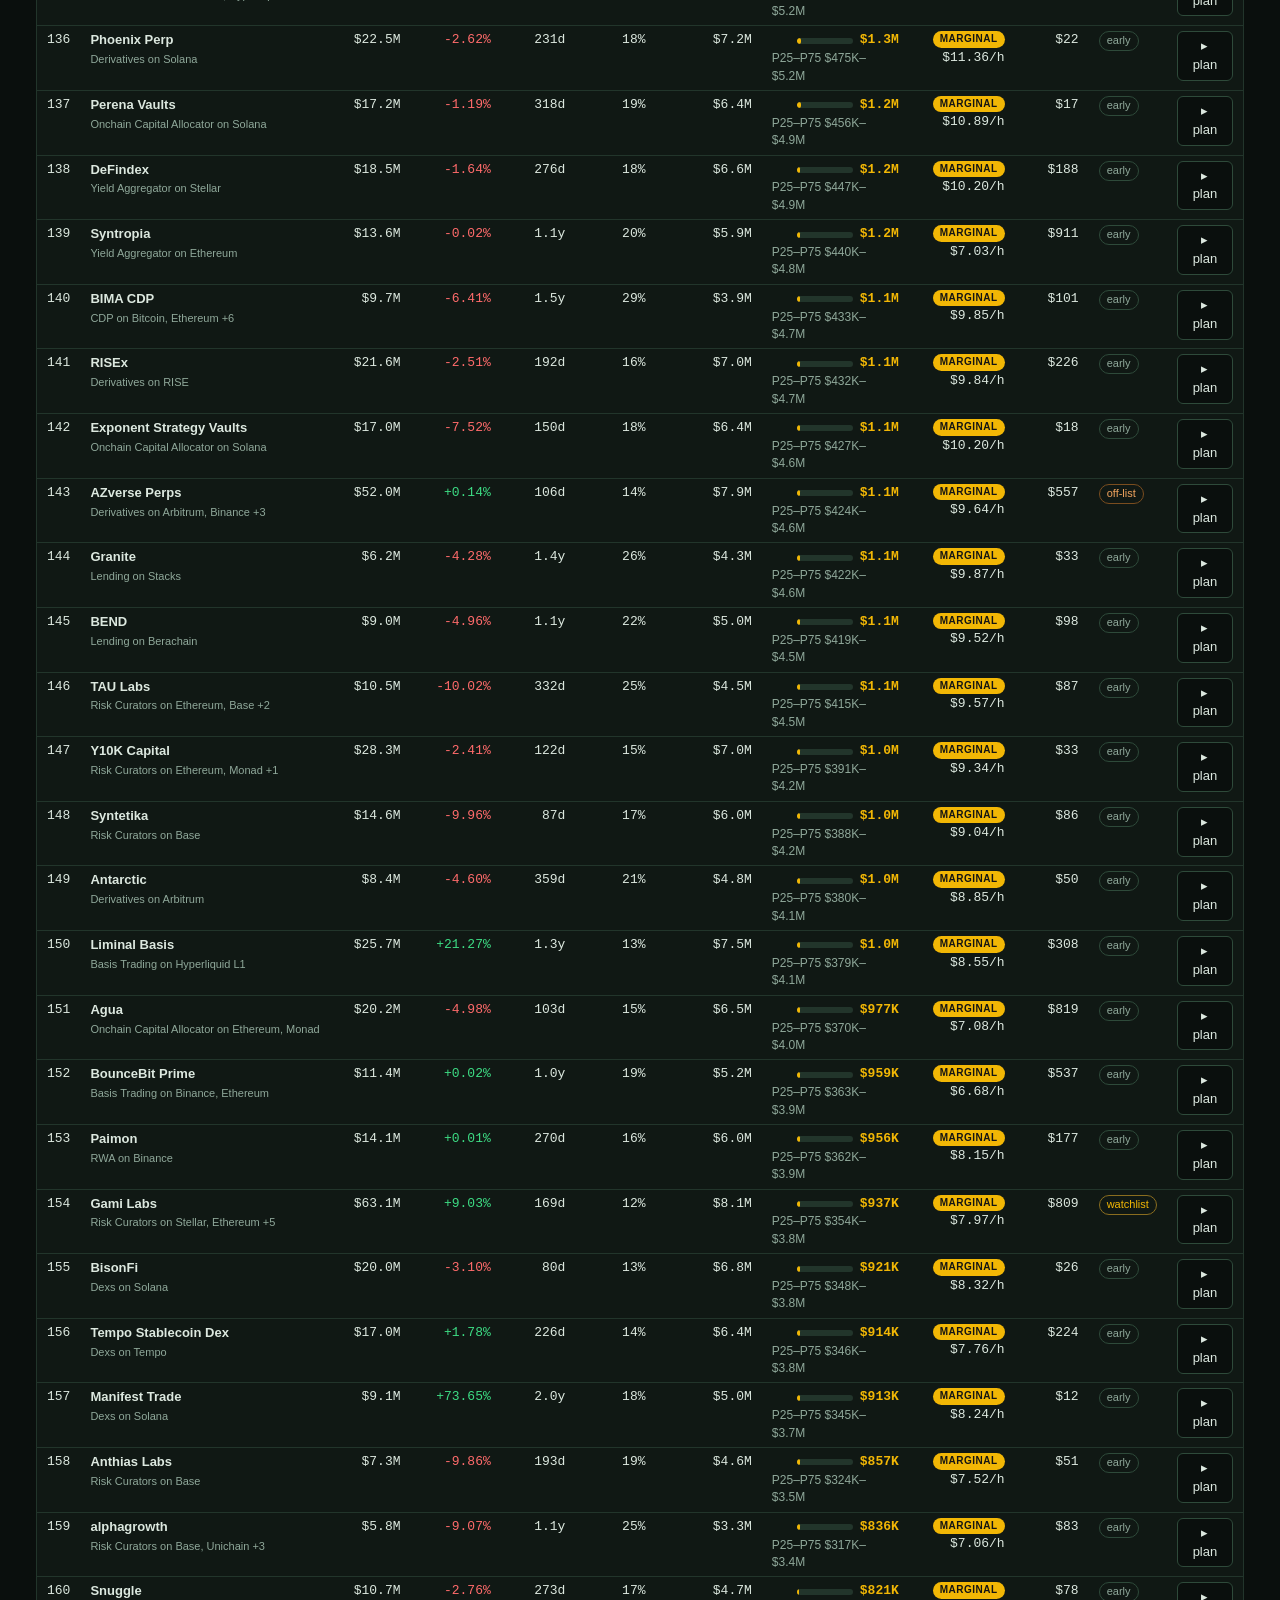
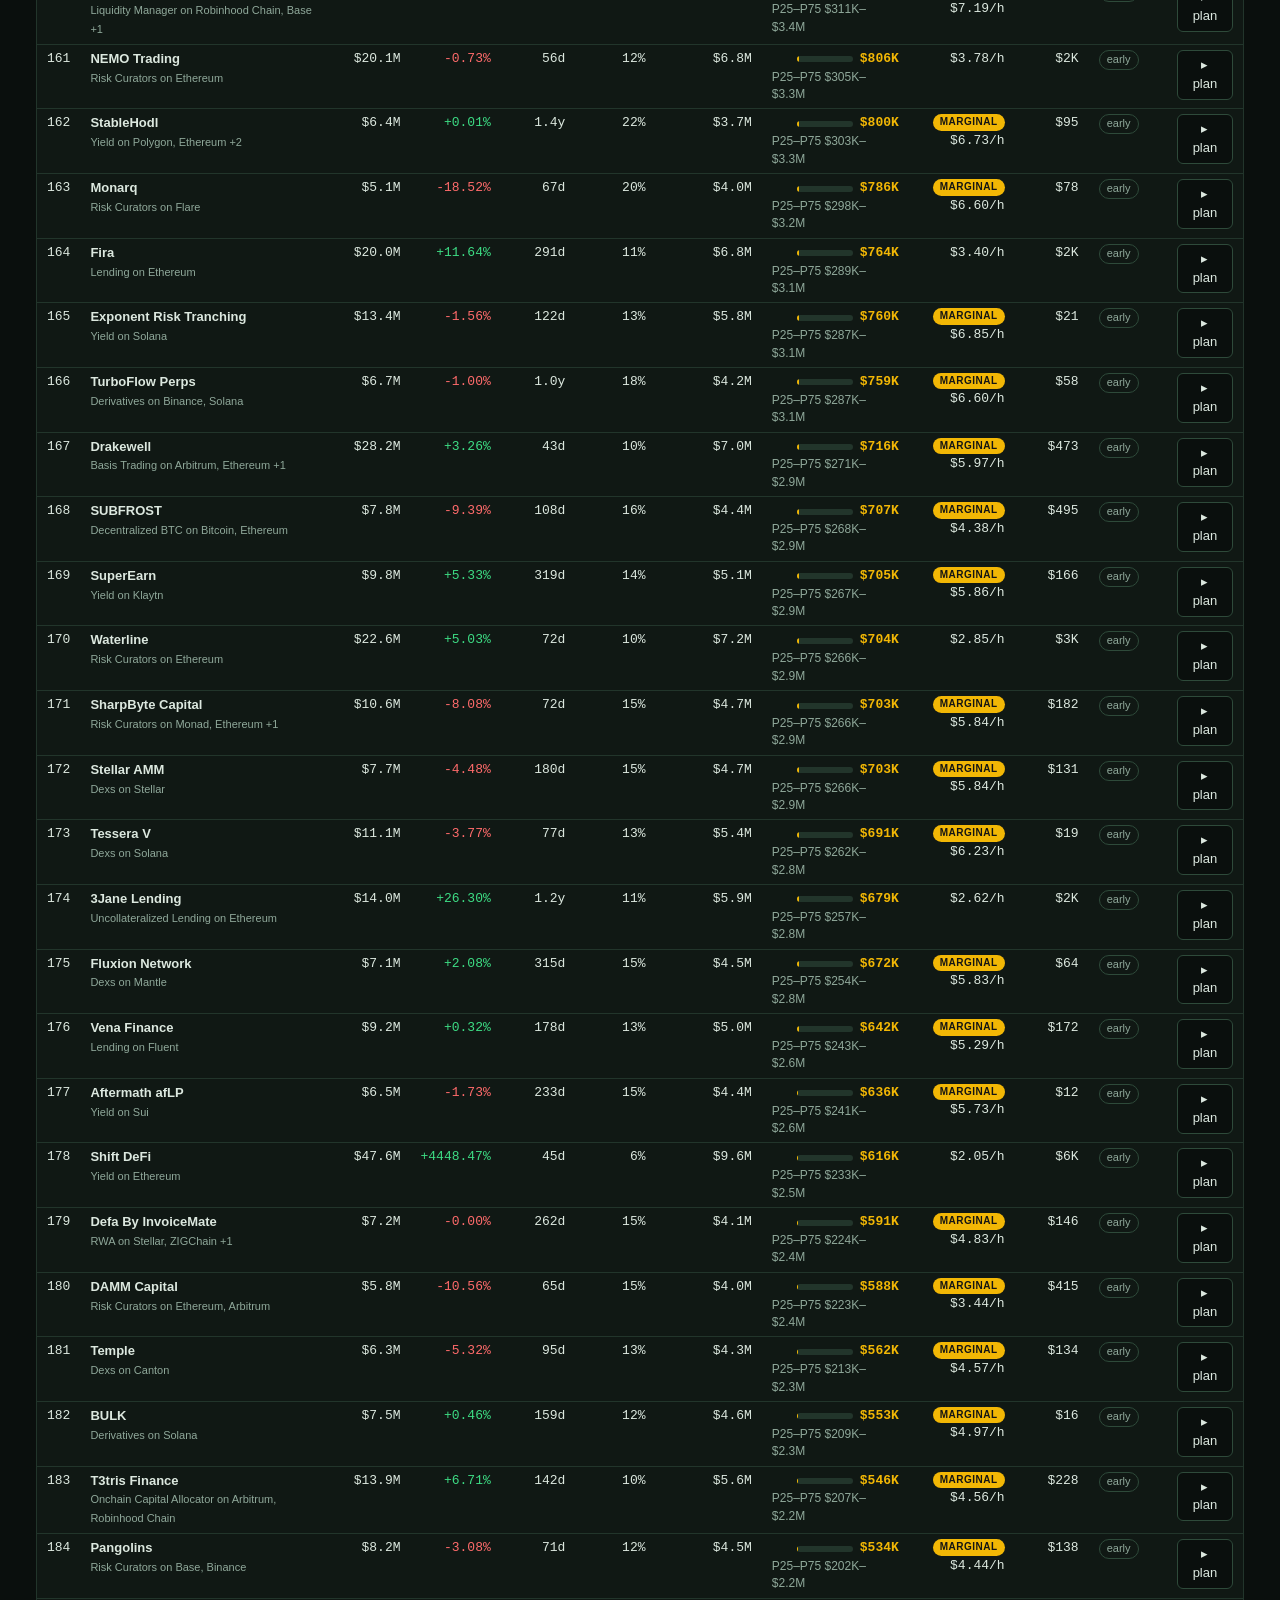
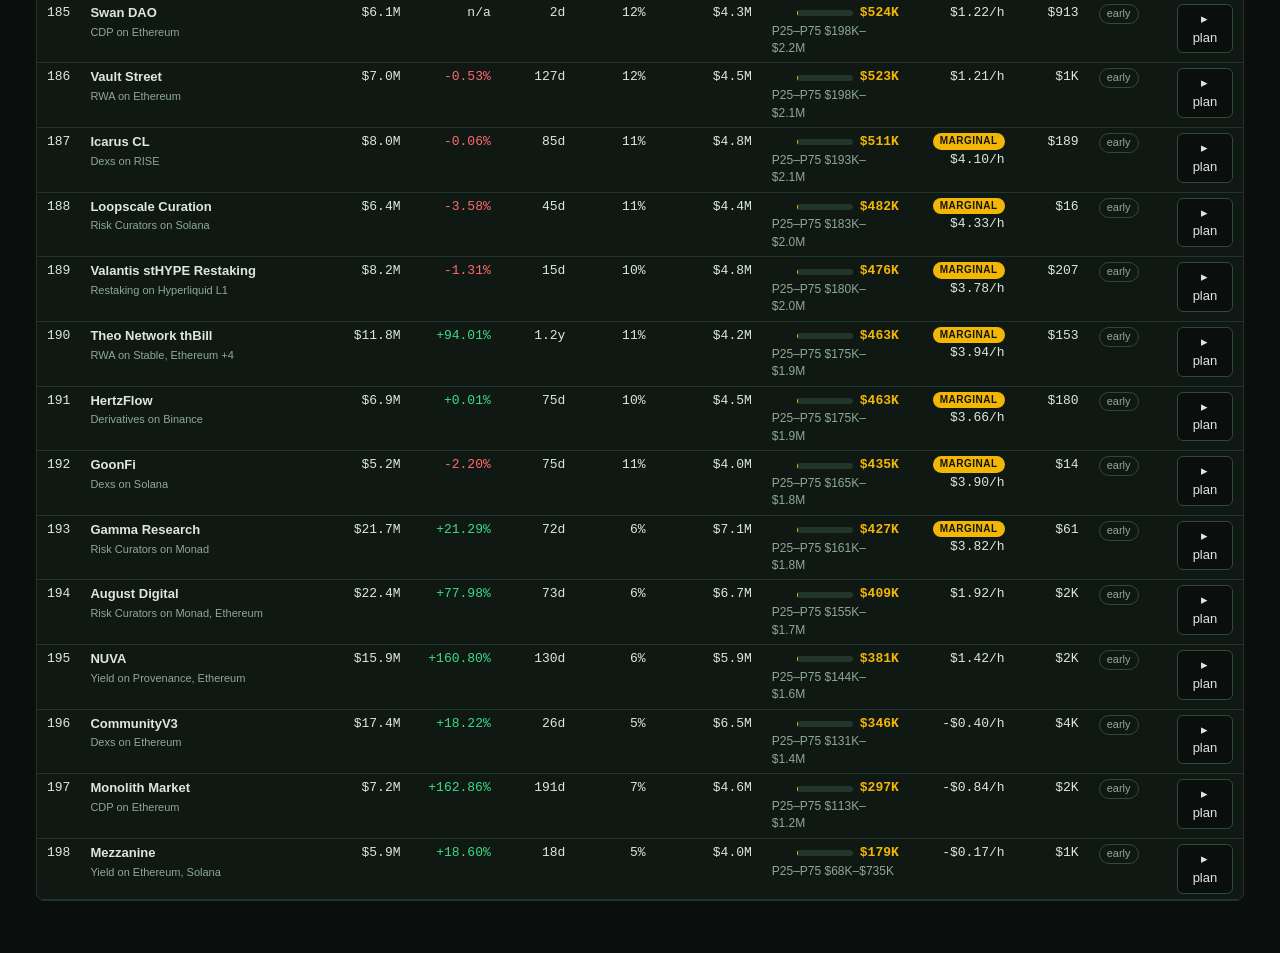
<file: radar-v3/dashboard/index.html>
<!doctype html>
<html lang="en">
<head>
<meta charset="utf-8">
<meta name="viewport" content="width=device-width, initial-scale=1">
<title>Token Radar</title>
<link rel="stylesheet" href="app.css">
</head>
<body>
<a class="skip" href="#board">Skip to the board</a>
<main id="board" tabindex="-1" aria-busy="true"></main>
<noscript><p class="noscript">Token Radar needs JavaScript.</p></noscript>
<script src="../data.js"></script>
<script src="app.js"></script>
</body>
</html>
</file>
<file: radar-v2/dashboard/app.css>
/* Token Radar: a radar screen you can read. Deep green-black, one amber signal for
   implied value, teal for the live set, green and red for growth. No webfonts, no network. */
:root {
  --bg: #0a0f0d;
  --panel: #101814;
  --panel2: #14211b;
  --line: #22352b;
  --line2: #2e4a3a;
  --text: #dce8df;
  --muted: #8fa89a;
  --faint: #5f7a6c;
  --amber: #f2b705;
  --amber-dim: #8a6d1f;
  --teal: #2dd4bf;
  --green: #3ddc84;
  --red: #ff6b6b;
  --radius: 10px;
}
* { box-sizing: border-box; }
html { background: var(--bg); }
body {
  margin: 0;
  background: var(--bg);
  color: var(--text);
  font-family: -apple-system, BlinkMacSystemFont, "Segoe UI", Roboto, Helvetica, Arial, sans-serif;
  font-size: 15px;
  line-height: 1.5;
}
.skip { position: absolute; left: -9999px; top: 0; background: var(--amber); color: #111; padding: 8px 12px; border-radius: 0 0 8px 0; }
.skip:focus { left: 0; }
.noscript { max-width: 1080px; margin: 40px auto; padding: 0 20px; color: var(--amber); }
.shell { max-width: 1080px; margin: 0 auto; padding: 20px 20px 48px; }
.num, td.num, b.num { font-family: ui-monospace, SFMono-Regular, Menlo, Consolas, monospace; font-variant-numeric: tabular-nums; }
.sub { color: var(--muted); font-size: 13px; }
a { color: var(--teal); }

/* Header */
.top { display: flex; justify-content: space-between; align-items: baseline; gap: 16px; flex-wrap: wrap; padding: 4px 0 16px; border-bottom: 1px solid var(--line); }
.brand { display: flex; align-items: center; gap: 10px; }
.mark { width: 26px; height: 26px; border-radius: 50%; border: 2px solid var(--amber); position: relative; flex: none; }
.mark::before { content: ""; position: absolute; inset: 5px; border-radius: 50%; border: 1px solid var(--amber-dim); }
.mark::after { content: ""; position: absolute; left: 50%; top: 50%; width: 6px; height: 6px; margin: -3px 0 0 -3px; border-radius: 50%; background: var(--amber); }
.brand-name { font-size: 20px; font-weight: 700; letter-spacing: 0.02em; }
.top-meta { display: flex; gap: 14px; flex-wrap: wrap; color: var(--muted); font-size: 13px; }

/* Cover: formula, blind test, scatter, best net — the first screen */
.cover { padding: 18px 0 6px; }
.cover-grid { display: grid; grid-template-columns: 1.25fr 1fr; gap: 18px; align-items: start; }
.cover-main h1 { font-size: 25px; line-height: 1.25; margin: 0 0 10px; }
.cover-main .formula { margin: 0 0 8px; }
.cover-main p.sub { margin: 0 0 12px; }
.oos { background: var(--panel); border: 1px solid var(--line); border-radius: var(--radius); padding: 10px 12px; margin-bottom: 10px; }
.oos-head { font-size: 12px; text-transform: uppercase; letter-spacing: 0.05em; color: var(--amber); font-weight: 700; margin-bottom: 8px; }
.oos-grid { display: grid; grid-template-columns: 1fr 1fr; gap: 8px 14px; }
.oos-stat span { display: block; color: var(--muted); font-size: 12px; }
.oos-stat b { font-size: 17px; font-family: ui-monospace, SFMono-Regular, Menlo, Consolas, monospace; }
.oos-stat .sub { font-size: 11px; }
.bestnet { display: flex; gap: 8px; align-items: flex-start; font-size: 14px; }
.bestnet .verdict { flex: none; margin-top: 2px; }
.cover-plot h2 { font-size: 15px; margin: 0 0 6px; }
.cover-plot .sub { margin: 6px 0 0; }
.scatter { background: var(--panel); border: 1px solid var(--line); border-radius: var(--radius); padding: 6px; }
.scatter svg { display: block; width: 100%; height: auto; }
.scatter .grid { stroke: var(--line); stroke-width: 1; }
.scatter .diag { stroke: var(--amber); stroke-width: 1.5; stroke-dasharray: 4 3; }
.scatter .dot { fill: var(--teal); opacity: 0.75; }
.scatter .tick { fill: var(--muted); font-size: 9px; text-anchor: middle; font-family: ui-monospace, SFMono-Regular, Menlo, Consolas, monospace; }
.scatter .tick.end { text-anchor: end; }
.scatter .axis { fill: var(--muted); font-size: 10px; text-anchor: middle; }
.cover .facts { grid-template-columns: repeat(4, 1fr); margin-top: 14px; }

/* Net verdicts */
.verdict { display: inline-block; font-size: 11px; font-weight: 700; letter-spacing: 0.05em; padding: 2px 8px; border-radius: 99px; white-space: nowrap; }
.verdict.farm { color: #0a0f0d; background: var(--green); }
.verdict.thin { color: #141414; background: var(--amber); }
.verdict.skip { color: #ffd9d9; background: #5c2020; border: 1px solid var(--red); }
.netcell { display: flex; flex-direction: column; gap: 2px; align-items: flex-end; }
.netcell .num { white-space: nowrap; }
.netline { display: flex; gap: 10px; align-items: flex-start; margin-bottom: 12px; font-size: 14px; }
.netline .verdict { flex: none; margin-top: 2px; }

/* Facts */
.facts { display: grid; grid-template-columns: 1fr 1fr; gap: 10px; align-content: start; }
.fact { background: var(--panel); border: 1px solid var(--line); border-radius: var(--radius); padding: 10px 12px; }
.fact span { display: block; color: var(--muted); font-size: 12px; text-transform: uppercase; letter-spacing: 0.05em; }
.fact b { font-size: 20px; font-family: ui-monospace, SFMono-Regular, Menlo, Consolas, monospace; }
.fact b.gold { color: var(--amber); }

/* Controls */
.controls { display: flex; gap: 12px; flex-wrap: wrap; align-items: end; background: var(--panel); border: 1px solid var(--line); border-radius: var(--radius); padding: 12px 14px; margin-bottom: 14px; }
.field { display: flex; flex-direction: column; gap: 4px; }
.field label, .field .sub { font-size: 12px; color: var(--muted); text-transform: uppercase; letter-spacing: 0.05em; }
input[type="search"], select {
  background: var(--bg); color: var(--text); border: 1px solid var(--line2); border-radius: 7px;
  padding: 7px 10px; font: inherit; font-size: 14px; min-width: 0;
}
input[type="search"] { width: 220px; }
input[type="search"]:focus, select:focus { outline: 2px solid var(--amber-dim); border-color: var(--amber); }
.check { display: flex; align-items: center; gap: 6px; padding-bottom: 7px; font-size: 14px; color: var(--text); cursor: pointer; }
.check input { accent-color: var(--amber); width: 16px; height: 16px; }
.tabs { display: flex; gap: 6px; }
.tabs button, .button {
  background: var(--bg); color: var(--text); border: 1px solid var(--line2); border-radius: 7px;
  padding: 7px 12px; font: inherit; font-size: 14px; cursor: pointer;
}
.tabs button[aria-pressed="true"] { background: var(--amber); color: #141414; border-color: var(--amber); font-weight: 700; }
.button.primary { background: var(--amber); color: #141414; border-color: var(--amber); font-weight: 700; }
.count { margin-left: auto; color: var(--muted); font-size: 13px; padding-bottom: 7px; }
.sandbox-note { width: 100%; background: #2a2110; border: 1px solid var(--amber-dim); color: #ffd97a; border-radius: 7px; padding: 8px 10px; font-size: 13px; }

/* Panels + tables */
.panel { background: var(--panel); border: 1px solid var(--line); border-radius: var(--radius); margin-bottom: 14px; overflow: hidden; }
.panel h2 { font-size: 18px; margin: 0 0 6px; }
.panel .pad { padding: 16px 18px; }
.table-wrap { overflow-x: auto; }
table { width: 100%; border-collapse: collapse; font-size: 14px; }
caption { caption-side: top; text-align: left; padding: 12px 16px 8px; color: var(--muted); font-size: 13px; }
th { text-align: left; color: var(--muted); font-size: 12px; text-transform: uppercase; letter-spacing: 0.05em; padding: 10px 12px; border-bottom: 1px solid var(--line2); background: var(--panel2); position: sticky; top: 0; }
th button { background: none; border: 0; color: inherit; font: inherit; text-transform: inherit; letter-spacing: inherit; cursor: pointer; padding: 0; }
th button:hover { color: var(--text); }
td { padding: 9px 12px; border-bottom: 1px solid var(--line); vertical-align: top; }
tbody tr { cursor: pointer; }
tbody tr:hover { background: var(--panel2); }
tbody tr[data-selected="true"] { background: #1d2f24; }
td.num { text-align: right; white-space: nowrap; }
th.num { text-align: right; }
.name b { display: block; font-size: 15px; }
.pos { color: var(--green); }
.neg { color: var(--red); }
.implied { display: flex; align-items: center; gap: 8px; justify-content: flex-end; }
.implied .bar { width: 64px; height: 6px; background: var(--line); border-radius: 3px; overflow: hidden; flex: none; }
.implied .bar i { display: block; height: 100%; background: var(--amber); border-radius: 3px; }
.implied .num { color: var(--amber); font-weight: 700; white-space: nowrap; }
.status { display: inline-block; font-size: 12px; padding: 2px 8px; border-radius: 99px; border: 1px solid var(--line2); color: var(--muted); white-space: nowrap; }
.status.watch { color: var(--amber); border-color: var(--amber-dim); }
.status.live { color: var(--teal); border-color: #1d5c55; }
.empty { padding: 32px 18px; text-align: center; }
.empty h2 { margin-bottom: 6px; }
.empty p { color: var(--muted); margin: 0 0 14px; }

/* Model + calibration */
.formula { background: var(--bg); border: 1px solid var(--line); border-radius: 8px; padding: 12px 14px; font-family: ui-monospace, SFMono-Regular, Menlo, Consolas, monospace; font-size: 13px; line-height: 1.7; overflow-x: auto; white-space: nowrap; }
.formula b { color: var(--amber); font-weight: 700; }
.calib td, .calib th { vertical-align: middle; }
.calib tbody tr { cursor: default; }
.sandbox { display: grid; grid-template-columns: 1fr 1fr; gap: 14px; margin-top: 12px; }
.sandbox label { display: block; font-size: 13px; color: var(--muted); margin-bottom: 4px; }
.sandbox input[type="range"] { width: 100%; accent-color: var(--amber); }
.sandbox output { font-family: ui-monospace, SFMono-Regular, Menlo, Consolas, monospace; color: var(--text); }

/* Detail dialog */
.detail { background: var(--panel); color: var(--text); border: 1px solid var(--line2); border-radius: 12px; max-width: 720px; width: calc(100% - 32px); padding: 0; box-shadow: 0 24px 64px rgba(0,0,0,0.6); }
.detail::backdrop { background: rgba(0, 0, 0, 0.65); }
.detail-head { display: flex; justify-content: space-between; gap: 16px; padding: 18px 20px 12px; border-bottom: 1px solid var(--line); }
.detail-head h2 { margin: 2px 0 4px; font-size: 22px; }
.detail-head .brand-name { color: var(--amber); font-size: 13px; text-transform: uppercase; letter-spacing: 0.05em; }
.close { background: var(--bg); color: var(--text); border: 1px solid var(--line2); border-radius: 7px; padding: 6px 12px; font: inherit; cursor: pointer; height: fit-content; }
.detail-section { padding: 16px 20px; border-bottom: 1px solid var(--line); }
.detail-section:last-child { border-bottom: 0; }
.detail-section h3 { margin: 0 0 10px; font-size: 16px; }
.equation { display: grid; grid-template-columns: repeat(3, 1fr); gap: 10px; }
.equation > div { background: var(--bg); border: 1px solid var(--line); border-radius: 8px; padding: 9px 11px; }
.equation span { display: block; color: var(--muted); font-size: 12px; }
.equation b { font-size: 16px; }
.equation b.gold { color: var(--amber); }
.steps { margin: 0; padding-left: 22px; }
.steps li { margin-bottom: 12px; }
.steps li b { display: block; font-weight: 600; }
.steps .cost { color: var(--muted); font-size: 13px; }
.comp { width: 100%; border-collapse: collapse; font-size: 13px; }
.comp td, .comp th { padding: 6px 8px; border-bottom: 1px solid var(--line); }
.comp tbody tr { cursor: default; }

@media (max-width: 720px) {
  .cover-grid { grid-template-columns: 1fr; }
  .cover .facts { grid-template-columns: 1fr 1fr; }
  .equation { grid-template-columns: 1fr 1fr; }
  .sandbox { grid-template-columns: 1fr; }
  input[type="search"] { width: 100%; }
  .count { margin-left: 0; }
}
</file>
<file: radar-v3/dashboard/app.css>
:root {
  --bg: #0a0f0d; --panel: #101814; --panel2: #14211b; --line: #22352b; --line2: #2e4a3a;
  --text: #dce8df; --muted: #8fa89a; --faint: #5f7a6c; --amber: #f2b705; --amber-dim: #8a6d1f;
  --teal: #2dd4bf; --green: #3ddc84; --red: #ff6b6b; --radius: 8px;
}
* { box-sizing: border-box; }
html { background: var(--bg); }
body { margin: 0; background: var(--bg); color: var(--text); font-family: -apple-system, BlinkMacSystemFont, "Segoe UI", Roboto, Helvetica, Arial, sans-serif; font-size: 14px; line-height: 1.45; }
.skip { position: absolute; left: -9999px; top: 0; background: var(--amber); color: #111; padding: 8px 12px; border-radius: 0 0 8px 0; }
.skip:focus { left: 0; }
.noscript { max-width: 1240px; margin: 40px auto; padding: 0 16px; color: var(--amber); }
.shell { max-width: 1240px; margin: 0 auto; padding: 12px 16px 40px; }
.num, td.num, b.num { font-family: ui-monospace, SFMono-Regular, Menlo, Consolas, monospace; font-variant-numeric: tabular-nums; }
.sub { color: var(--muted); font-size: 12px; }
a { color: var(--teal); }
.pos { color: var(--green); } .neg { color: var(--red); }

.top { display: flex; justify-content: space-between; align-items: baseline; gap: 12px; flex-wrap: wrap; padding: 2px 0 8px; border-bottom: 1px solid var(--line); }
.brand { display: flex; align-items: center; gap: 8px; }
.mark { width: 22px; height: 22px; border-radius: 50%; border: 2px solid var(--amber); position: relative; flex: none; }
.mark::before { content: ""; position: absolute; inset: 4px; border-radius: 50%; border: 1px solid var(--amber-dim); }
.mark::after { content: ""; position: absolute; left: 50%; top: 50%; width: 5px; height: 5px; margin: -2px 0 0 -2px; border-radius: 50%; background: var(--amber); }
.brand-name { font-size: 18px; font-weight: 700; letter-spacing: 0.02em; }
.top-meta { display: flex; gap: 12px; flex-wrap: wrap; color: var(--muted); font-size: 12px; }

.kpis { display: grid; grid-template-columns: repeat(6, 1fr); gap: 8px; padding: 10px 0 8px; }
.kpi { background: var(--panel); border: 1px solid var(--line); border-radius: var(--radius); padding: 6px 9px; }
.kpi span { display: block; color: var(--muted); font-size: 10px; text-transform: uppercase; letter-spacing: 0.04em; }
.kpi b { font-size: 16px; font-family: ui-monospace, SFMono-Regular, Menlo, Consolas, monospace; }
.kpi b.gold { color: var(--amber); }
.kpi em { display: block; color: var(--faint); font-size: 10px; font-style: normal; font-family: ui-monospace, SFMono-Regular, Menlo, Consolas, monospace; }

.formula { background: var(--panel); border: 1px solid var(--line); border-radius: var(--radius); padding: 8px 12px; font-family: ui-monospace, SFMono-Regular, Menlo, Consolas, monospace; font-size: 13px; margin-bottom: 8px; }
.formula b { color: var(--amber); }
.accounting { display: flex; gap: 6px; flex-wrap: wrap; padding: 0 0 6px; font-size: 12px; color: var(--muted); }
.accounting b { color: var(--text); }
.integrity { font-size: 12px; color: var(--muted); border: 1px dashed var(--line2); border-radius: var(--radius); padding: 6px 10px; margin-bottom: 10px; }
.integrity b { color: var(--green); font-weight: 600; }

.verdict { display: inline-block; font-size: 10px; font-weight: 700; letter-spacing: 0.05em; padding: 1px 7px; border-radius: 99px; white-space: nowrap; }
.verdict.farm { color: #0a0f0d; background: var(--green); }
.verdict.marginal { color: #141414; background: var(--amber); }
.verdict.skip { color: #ffd9d9; background: #5c2020; border: 1px solid var(--red); }
.netcell { display: flex; flex-direction: column; gap: 1px; align-items: flex-end; }
.netcell .num { white-space: nowrap; }

.controls { display: flex; gap: 10px; flex-wrap: wrap; align-items: end; background: var(--panel); border: 1px solid var(--line); border-radius: var(--radius); padding: 6px 12px; margin-bottom: 10px; }
.field { display: flex; flex-direction: column; gap: 2px; }
.field label { font-size: 11px; color: var(--muted); text-transform: uppercase; letter-spacing: 0.04em; }
input[type="search"], select { background: var(--bg); color: var(--text); border: 1px solid var(--line2); border-radius: 6px; padding: 5px 8px; font: inherit; font-size: 13px; min-width: 0; }
input[type="search"] { width: 180px; }
input[type="search"]:focus, select:focus { outline: 2px solid var(--amber-dim); border-color: var(--amber); }
.check { display: flex; align-items: center; gap: 6px; padding-bottom: 5px; font-size: 13px; cursor: pointer; }
.check input { accent-color: var(--amber); width: 15px; height: 15px; }
.tabs { display: flex; gap: 6px; }
.tabs button, .button { background: var(--bg); color: var(--text); border: 1px solid var(--line2); border-radius: 6px; padding: 5px 11px; font: inherit; font-size: 13px; cursor: pointer; }
.tabs button[aria-pressed="true"] { background: var(--amber); color: #141414; border-color: var(--amber); font-weight: 700; }
.button.primary { background: var(--amber); color: #141414; border-color: var(--amber); font-weight: 700; }
.count { margin-left: auto; color: var(--muted); font-size: 12px; padding-bottom: 5px; }
.sliders { display: grid; grid-template-columns: repeat(3, 1fr); gap: 10px 18px; width: 100%; border-top: 1px solid var(--line); padding-top: 8px; }
.sliders label { display: flex; justify-content: space-between; font-size: 12px; color: var(--muted); }
.sliders output { font-family: ui-monospace, SFMono-Regular, Menlo, Consolas, monospace; color: var(--text); }
.sliders input[type="range"] { width: 100%; accent-color: var(--amber); }
.sandbox-note { width: 100%; background: #2a2110; border: 1px solid var(--amber-dim); color: #ffd97a; border-radius: 6px; padding: 6px 9px; font-size: 12px; }

.panel { background: var(--panel); border: 1px solid var(--line); border-radius: var(--radius); margin-bottom: 12px; overflow: hidden; }
.panel h2 { font-size: 17px; margin: 0 0 4px; }
.panel .pad { padding: 14px 16px; }
.table-wrap { overflow-x: auto; }
table { width: 100%; border-collapse: collapse; font-size: 13px; }
caption { caption-side: top; text-align: left; padding: 10px 14px 6px; color: var(--muted); font-size: 12px; }
th { text-align: left; color: var(--muted); font-size: 11px; text-transform: uppercase; letter-spacing: 0.04em; padding: 7px 10px; border-bottom: 1px solid var(--line2); background: var(--panel2); }
th button { background: none; border: 0; color: inherit; font: inherit; text-transform: inherit; letter-spacing: inherit; cursor: pointer; padding: 0; }
th button:hover { color: var(--text); }
td { padding: 5px 10px; border-bottom: 1px solid var(--line); vertical-align: top; }
tbody tr { cursor: pointer; }
tbody tr:hover { background: var(--panel2); }
tbody tr[data-selected="true"] { background: #1d2f24; }
td.num { text-align: right; white-space: nowrap; }
th.num { text-align: right; }
.name b { display: block; font-size: 13px; }
.name .sub { font-size: 11px; }
.implied { display: flex; align-items: center; gap: 7px; justify-content: flex-end; }
.implied .bar { width: 56px; height: 6px; background: var(--line); border-radius: 3px; overflow: hidden; flex: none; }
.implied .bar i { display: block; height: 100%; background: var(--amber); border-radius: 3px; }
.implied .num { color: var(--amber); font-weight: 700; white-space: nowrap; }
.status { display: inline-block; font-size: 11px; padding: 1px 7px; border-radius: 99px; border: 1px solid var(--line2); color: var(--muted); white-space: nowrap; }
.status.watch { color: var(--amber); border-color: var(--amber-dim); }
.status.offlist { color: #f0a35e; border-color: #7a4d1f; }
.status.live { color: var(--teal); border-color: #1d5c55; }
.empty { padding: 28px 16px; text-align: center; }
.empty h2 { margin-bottom: 6px; }
.empty p { color: var(--muted); margin: 0 0 12px; }

tr.planrow { cursor: default; }
tr.planrow:hover { background: var(--panel); }
tr.planrow td { padding: 10px 12px 12px; background: var(--panel2); }
.planbox h3 { margin: 0 0 6px; font-size: 14px; }
.planbox h3 .verdict { margin-left: 6px; }
.plan { width: 100%; border-collapse: collapse; font-size: 12px; }
.plan td, .plan th { padding: 3px 8px; border-bottom: 1px solid var(--line); vertical-align: top; }
.plan th { background: none; border-bottom: 1px solid var(--line2); }
.plan tbody tr { cursor: default; }
.plan tbody tr:hover { background: none; }
.plan .when { white-space: nowrap; color: var(--muted); }
.plan .cost, .plan .time { white-space: nowrap; text-align: right; }
.plan-total { display: flex; gap: 18px; flex-wrap: wrap; padding-top: 8px; font-size: 12px; color: var(--muted); }
.plan-total b { color: var(--text); }
.plan-total b.gold { color: var(--amber); }

.ablation td, .ablation th { vertical-align: middle; }
.ablation tbody tr { cursor: default; }
.ablation .kept { color: var(--green); font-weight: 700; }
.ablation .tested { color: var(--muted); }
.ablation .control { color: var(--amber); }
.ablation .baseline { color: var(--faint); }
.two-col { display: grid; grid-template-columns: 1fr 1fr; gap: 12px; align-items: start; }
.scatter { background: var(--panel); border: 1px solid var(--line); border-radius: var(--radius); padding: 6px; }
.scatter svg { display: block; width: 100%; height: auto; }
.scatter .grid { stroke: var(--line); stroke-width: 1; }
.scatter .diag { stroke: var(--amber); stroke-width: 1.5; stroke-dasharray: 4 3; }
.scatter .dot { fill: var(--teal); opacity: 0.75; }
.scatter .tick { fill: var(--muted); font-size: 9px; text-anchor: middle; font-family: ui-monospace, SFMono-Regular, Menlo, Consolas, monospace; }
.scatter .tick.end { text-anchor: end; }
.scatter .axis { fill: var(--muted); font-size: 10px; text-anchor: middle; }
.note { background: var(--bg); border: 1px solid var(--line); border-radius: var(--radius); padding: 10px 12px; font-size: 13px; }
.note h3 { margin: 0 0 6px; font-size: 14px; }
.note ul { margin: 6px 0 0; padding-left: 18px; }
.note li { margin-bottom: 4px; }

.detail { background: var(--panel); color: var(--text); border: 1px solid var(--line2); border-radius: 12px; max-width: 760px; width: calc(100% - 32px); max-height: calc(100vh - 48px); padding: 0; box-shadow: 0 24px 64px rgba(0,0,0,0.6); }
.detail::backdrop { background: rgba(0, 0, 0, 0.65); }
.detail-head { display: flex; justify-content: space-between; gap: 14px; padding: 12px 16px 8px; border-bottom: 1px solid var(--line); }
.detail-head h2 { margin: 2px 0 2px; font-size: 19px; }
.detail-head .brand-name { color: var(--amber); font-size: 12px; text-transform: uppercase; letter-spacing: 0.04em; }
.close { background: var(--bg); color: var(--text); border: 1px solid var(--line2); border-radius: 6px; padding: 5px 10px; font: inherit; cursor: pointer; height: fit-content; }
.detail-section { padding: 10px 16px; border-bottom: 1px solid var(--line); }
.detail-section:last-child { border-bottom: 0; }
.detail-section h3 { margin: 0 0 8px; font-size: 14px; }
.tiles { display: grid; grid-template-columns: repeat(4, 1fr); gap: 6px; }
.tiles > div { background: var(--bg); border: 1px solid var(--line); border-radius: 6px; padding: 6px 8px; }
.tiles span { display: block; color: var(--muted); font-size: 10px; text-transform: uppercase; letter-spacing: 0.03em; }
.tiles b { font-size: 14px; }
.tiles b.gold { color: var(--amber); }
.comp { width: 100%; border-collapse: collapse; font-size: 12px; }
.comp td, .comp th { padding: 4px 7px; border-bottom: 1px solid var(--line); }
.comp tbody tr { cursor: default; }

@media (max-width: 900px) {
  .kpis { grid-template-columns: repeat(3, 1fr); }
  .two-col { grid-template-columns: 1fr; }
  .tiles { grid-template-columns: repeat(2, 1fr); }
  .sliders { grid-template-columns: 1fr; }
  input[type="search"] { width: 100%; }
  .count { margin-left: 0; }
}
</file>
